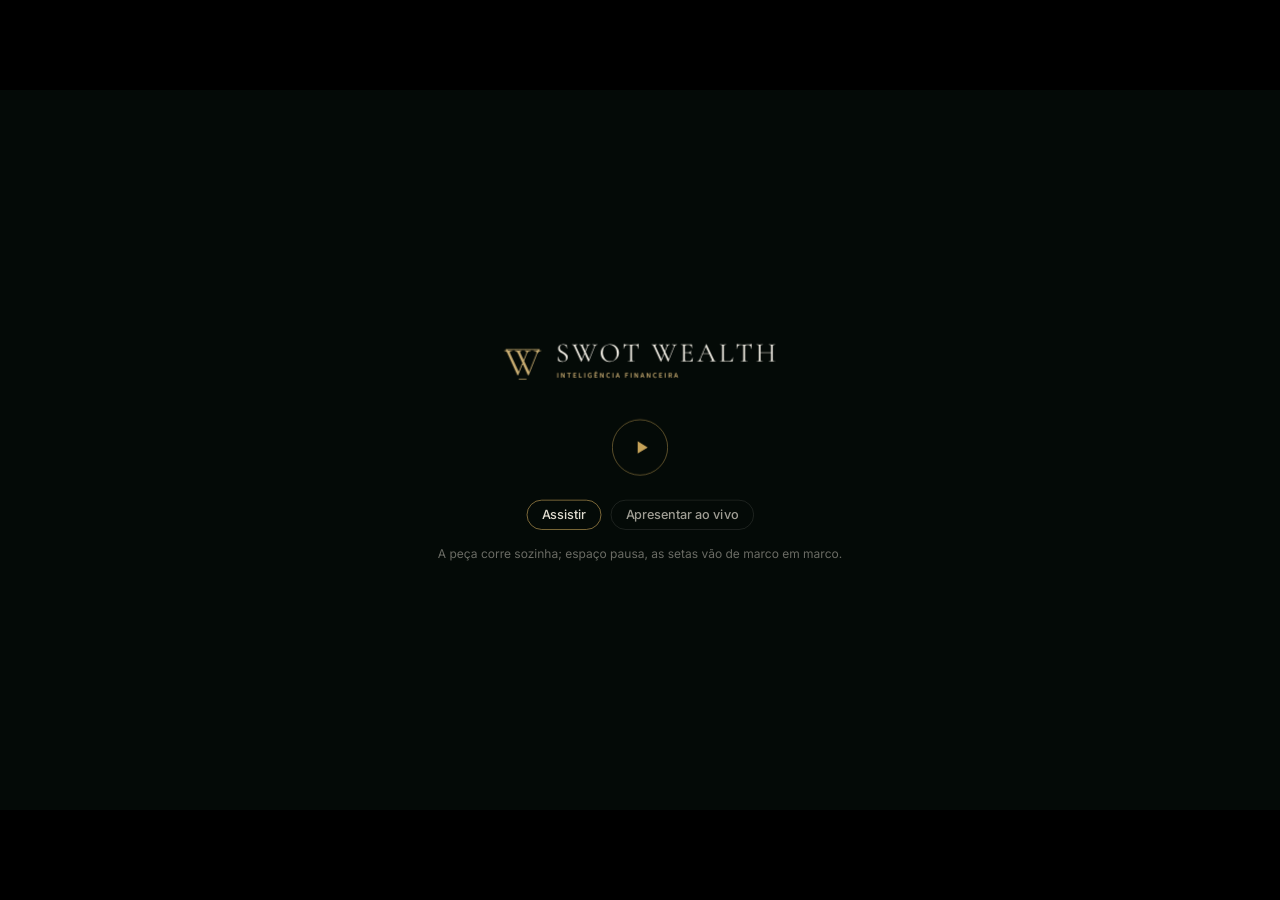
<file: index.html>
<!doctype html>
<html lang="pt-BR">
<head>
<meta charset="utf-8">
<meta name="robots" content="noindex,nofollow">
<title>SWOT WEALTH · Inteligência financeira</title>
<meta name="viewport" content="width=device-width,initial-scale=1">
<link rel="icon" href="midia/marca/monograma.svg">
<link rel="preload" as="image" href="midia/marca/logo_horizontal.svg">
<link rel="preload" as="image" href="midia/marca/logo_horizontal_claro.svg">
<link rel="preload" as="font" type="font/woff2" href="fontes/inter-var-latin.woff2" crossorigin>
<link rel="preload" as="font" type="font/woff2" href="fontes/inter-tight-var-latin.woff2" crossorigin>
<link rel="stylesheet" href="fontes/fontes.css?v=202610081530">
<link rel="stylesheet" href="estilo.css?v=202610081530">
<link rel="stylesheet" href="estilos/cenas-abertura.css?v=202610081530">
<link rel="stylesheet" href="estilos/cenas-lente.css?v=202610081530">
<link rel="stylesheet" href="estilos/cenas-fim.css?v=202610081530">
<link rel="stylesheet" href="estilos/cenas-entrega.css?v=202610081530">
<script type="importmap">{"imports":{"three":"./lib/three/three.module.js","three/addons/":"./lib/three/jsm/"}}</script>
</head>
<body>
<div id="moldura">
  <div id="palco">
    <canvas id="mundo" width="1920" height="1080"></canvas>
    <div id="cenas"></div>
    <div id="abas"></div>
    <div id="progresso"><i></i></div>
    <div id="controle">
      <button id="c-voltar" aria-label="Marco anterior"><svg viewBox="0 0 24 24"><path d="M7 5.5v13" stroke="#C8A45A" stroke-width="1.6" stroke-linecap="round" fill="none"/><path d="M18 6.2v11.6L9.4 12Z" fill="#C8A45A"/></svg></button>
      <button id="c-tocar" aria-label="Pausar"><svg class="i-pausa" viewBox="0 0 24 24"><rect x="7" y="5.5" width="3.2" height="13" rx="1" fill="#C8A45A"/><rect x="13.8" y="5.5" width="3.2" height="13" rx="1" fill="#C8A45A"/></svg><svg class="i-tocar" viewBox="0 0 24 24"><path d="M7.5 4.8 19 12 7.5 19.2Z" fill="#C8A45A"/></svg></button>
      <button id="c-avancar" aria-label="Próximo marco"><svg viewBox="0 0 24 24"><path d="M17 5.5v13" stroke="#C8A45A" stroke-width="1.6" stroke-linecap="round" fill="none"/><path d="M6 6.2v11.6L14.6 12Z" fill="#C8A45A"/></svg></button>
    </div>
    <div id="dica">espaço pausa e continua · ← → vão de marco em marco · 1, 2, 3 abrem as lentes do Top 3 · M abre o material · A troca o modo</div>
    <div id="carregando"><img src="midia/marca/logo_horizontal_claro.svg" alt="SWOT WEALTH"><i></i></div>
    <div id="inicio"><img src="midia/marca/logo_horizontal_claro.svg" alt="SWOT WEALTH"><button aria-label="Iniciar"><svg viewBox="0 0 24 24"><path d="M6 3.5 20 12 6 20.5Z" fill="#C8A45A"/></svg></button></div>
  </div>
</div>
<div id="material">
  <div class="caixa">
    <img src="midia/marca/logo_horizontal.svg" alt="SWOT WEALTH" class="logo">
    <h2>Material do projeto</h2>
    <p id="material-sub">Documento do projeto, checklist de insumos e tabelas, para envio ao cliente.</p>
    <a id="m-doc" href="#" target="_blank">Documento do projeto <span>abre para imprimir ou salvar em PDF</span></a>
    <a id="m-check" href="#" download>Checklist de insumos preenchido <span>arquivo CSV</span></a>
    <a id="m-tab" href="#" download>Tabelas do diagnóstico e do entregável <span>arquivo CSV</span></a>
    <a id="m-base" href="#" download>Base de dados publicada <span>arquivo JSON, com a origem de cada dado</span></a>
    <button class="fechar" id="m-fechar">fechar (M ou Esc)</button>
  </div>
</div>
<script src="lib/gsap.min.js"></script>
<script type="module" src="js/app.js?v=202610081530"></script>
</body>
</html>
</file>
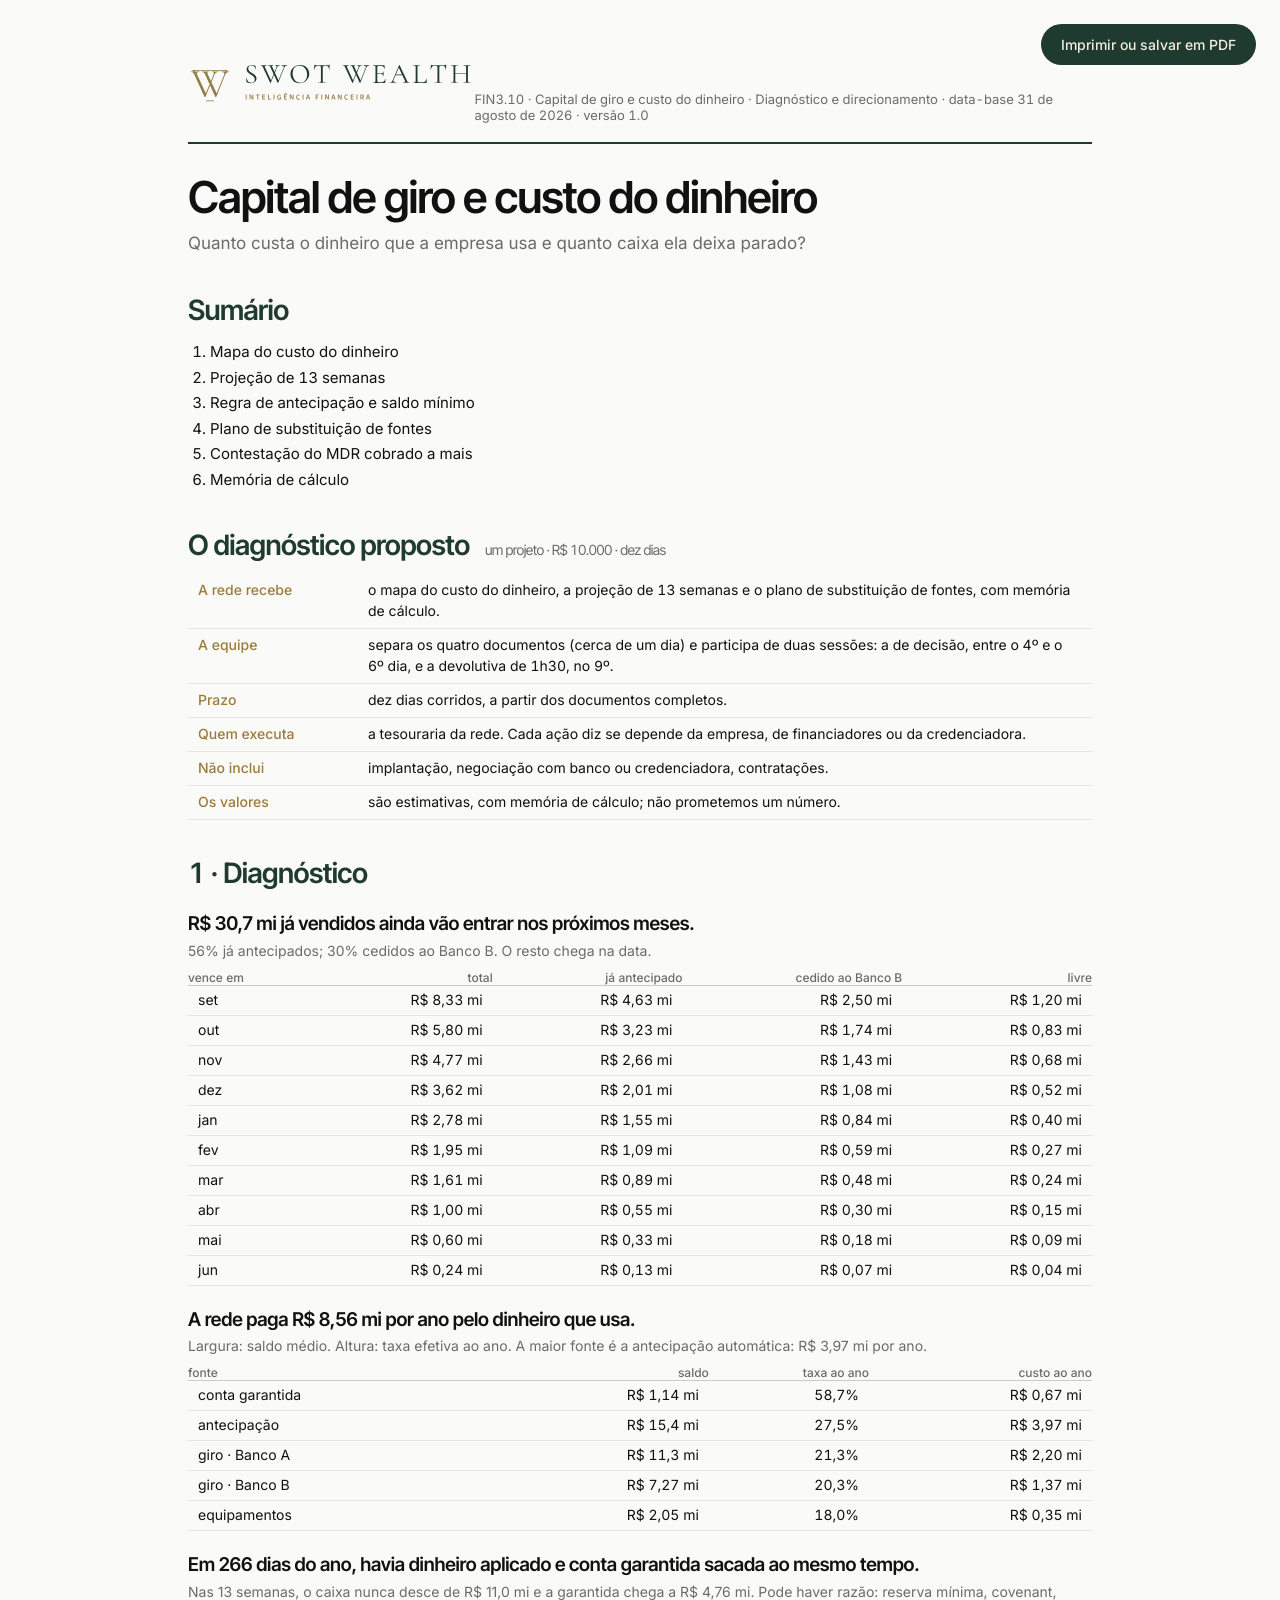
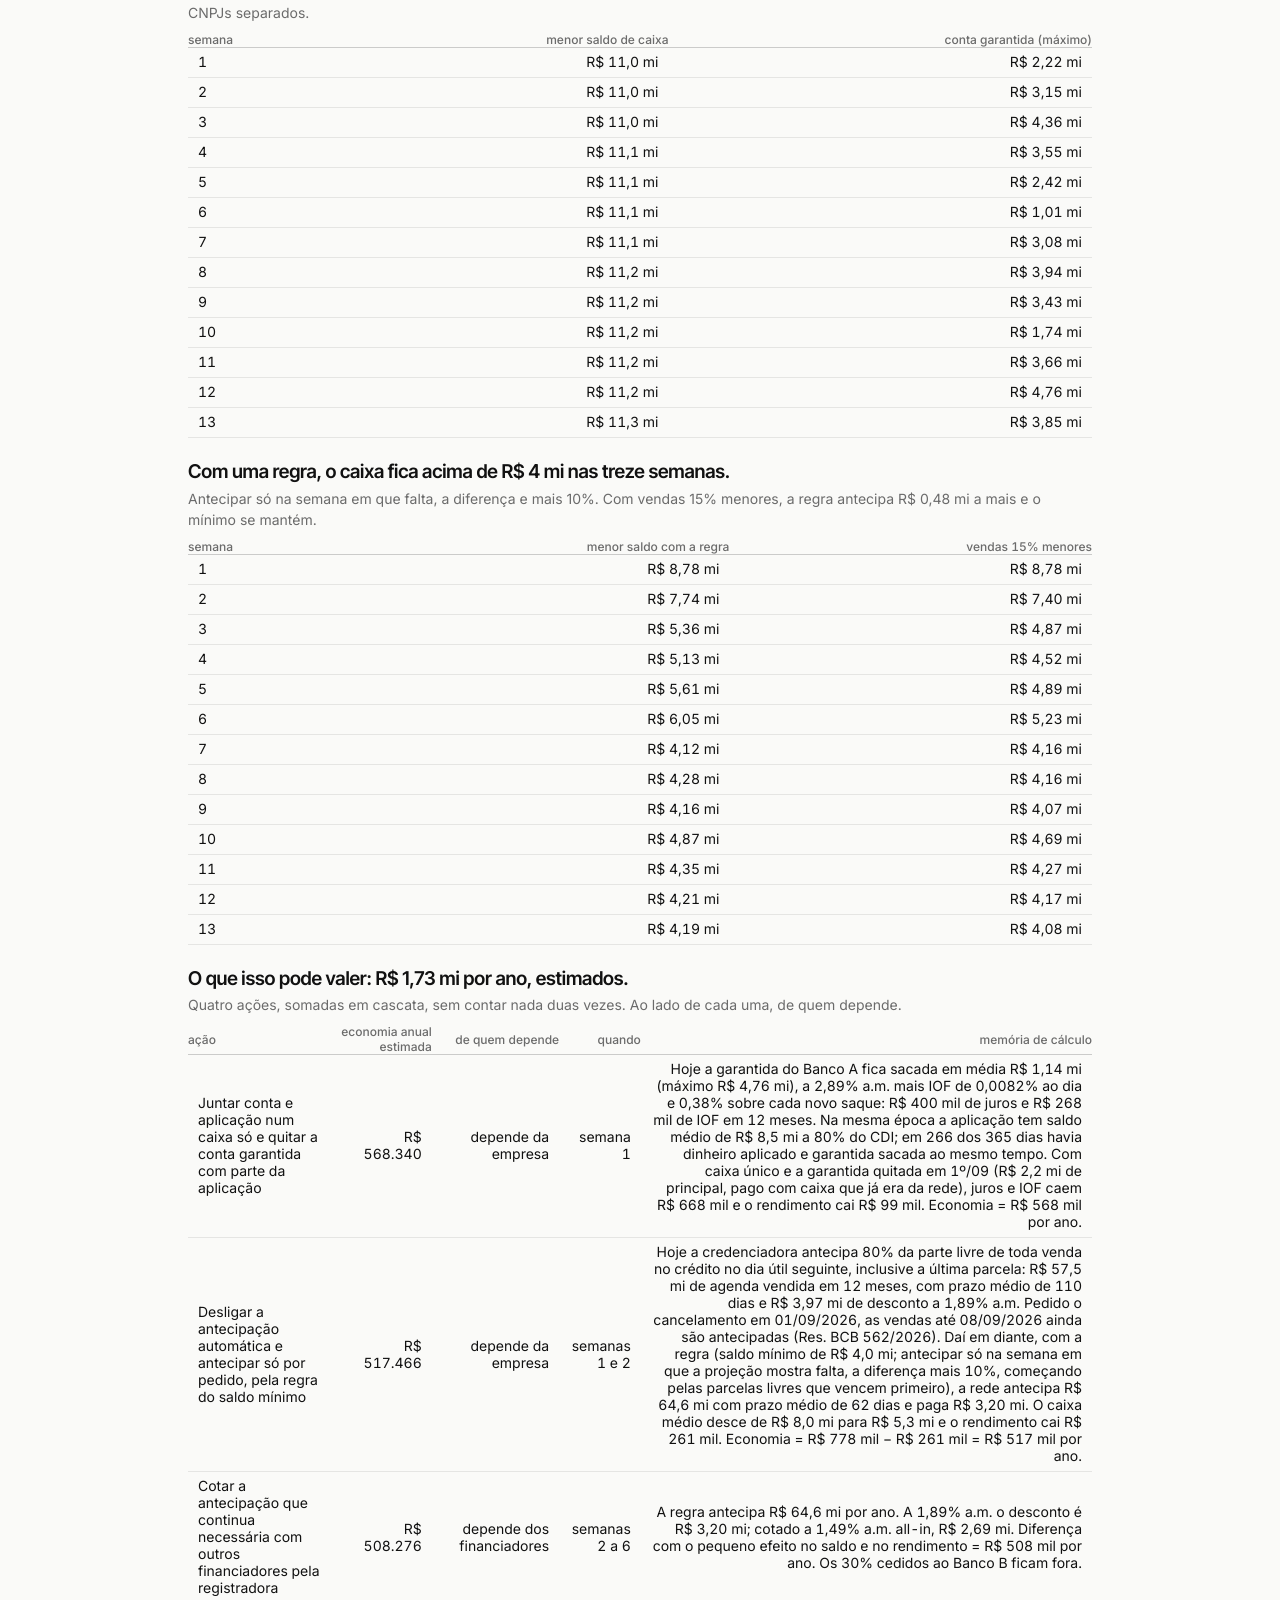
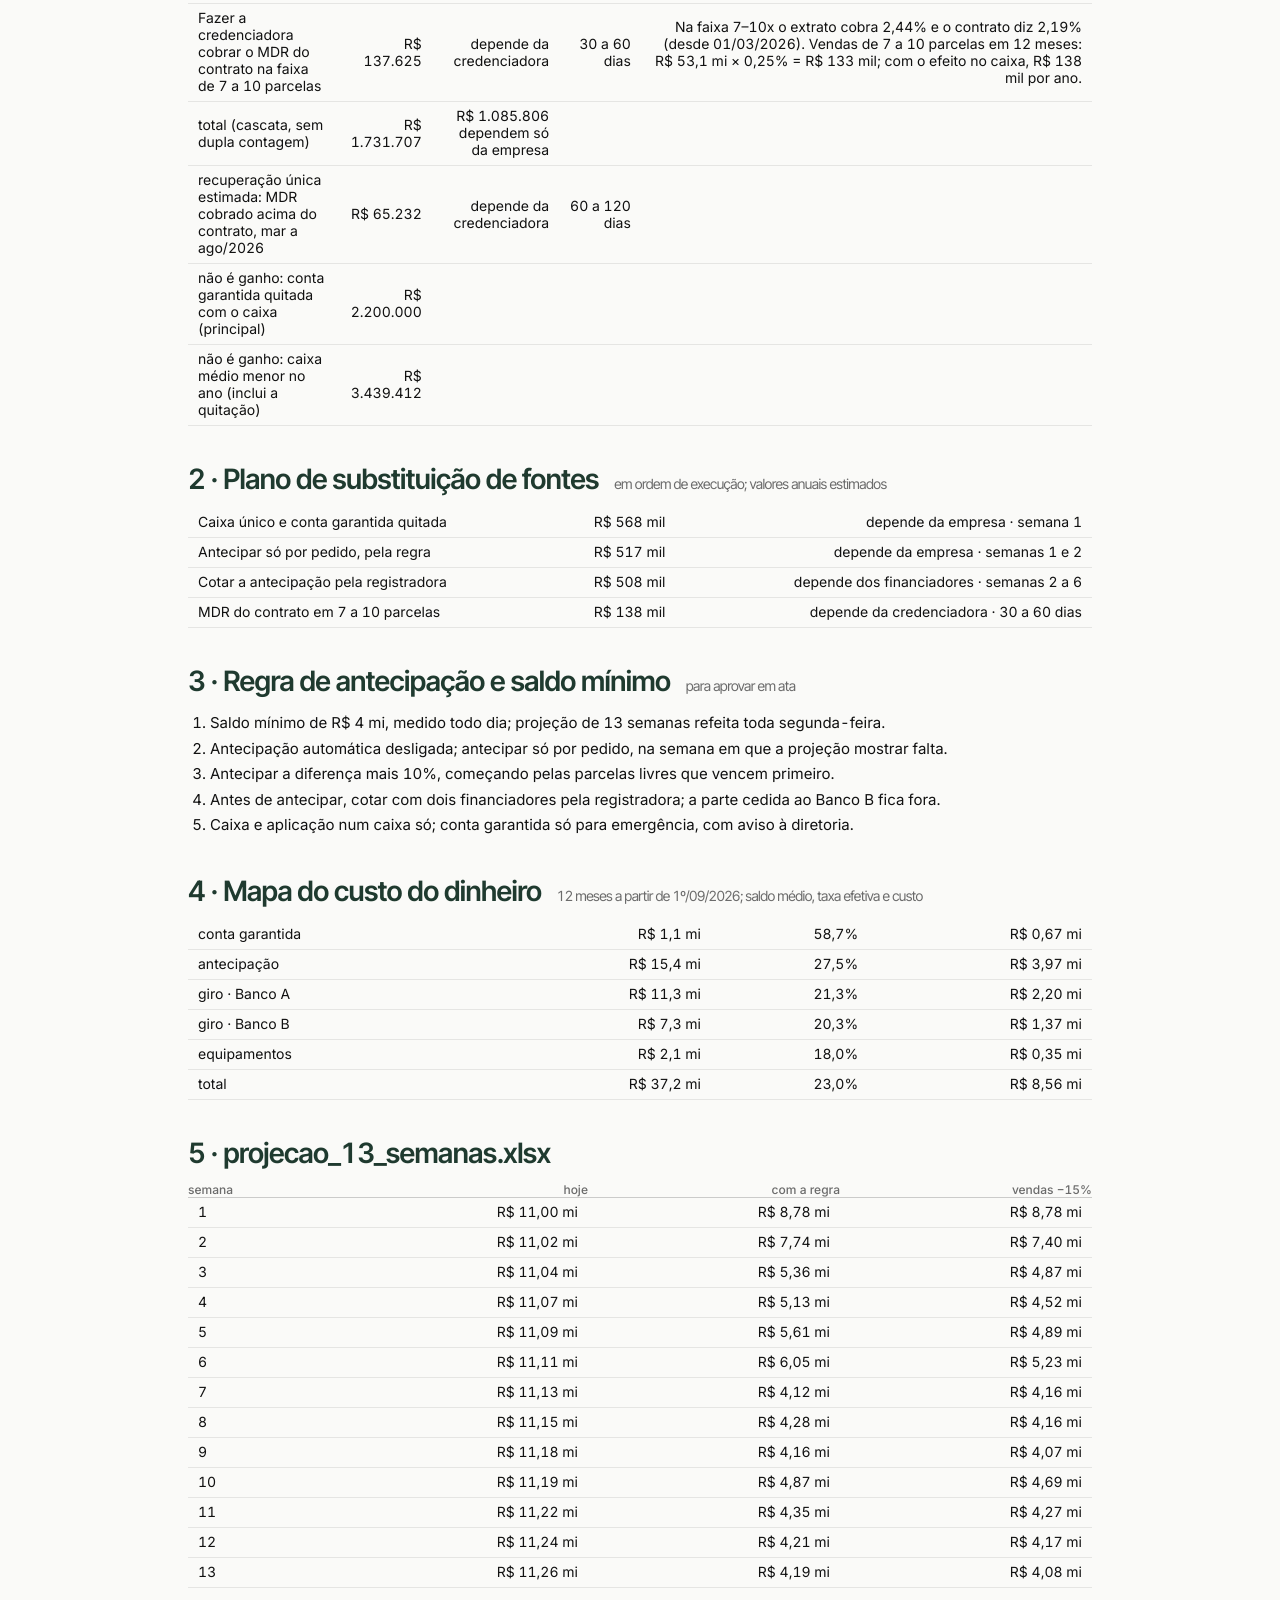
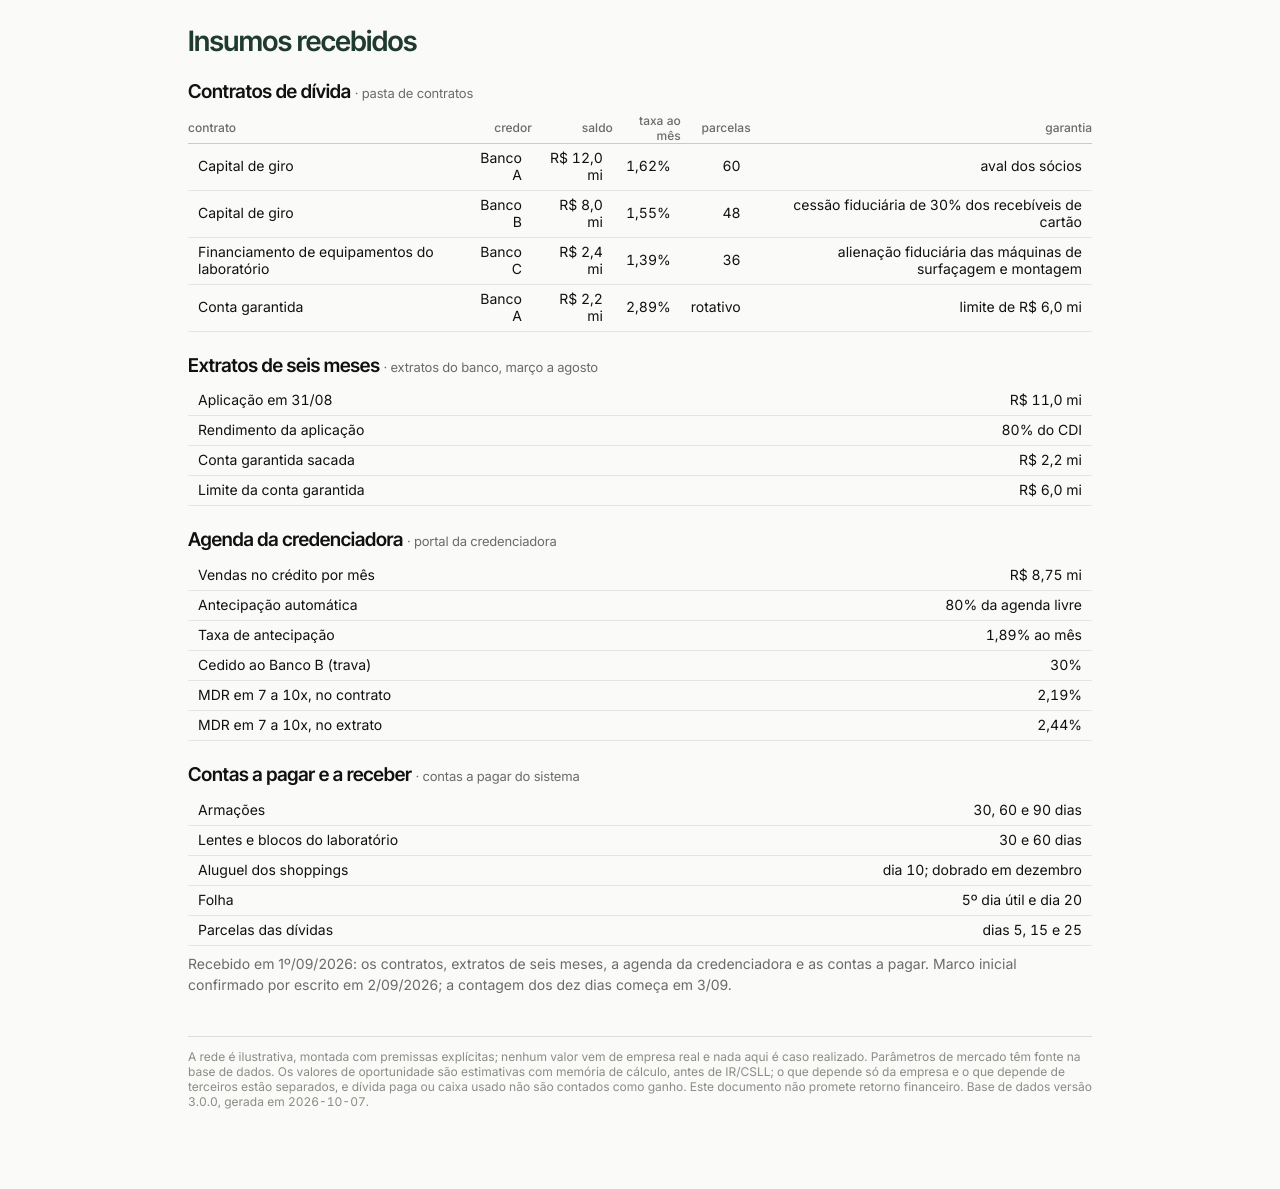
<file: material.html>
<!doctype html>
<html lang="pt-BR">
<head>
<meta charset="utf-8">
<meta name="robots" content="noindex,nofollow">
<title>SWOT WEALTH · material do projeto</title>
<link rel="icon" href="midia/marca/monograma.svg">
<link rel="stylesheet" href="fontes/fontes.css?v=202610081530">
<link rel="stylesheet" href="estilo.css?v=202610081530">
<style>
:root{--sf:var(--disp);--sf-texto:var(--texto);--cinza-2:#8a8d86;--linha:rgba(17,17,17,.12)}
html,body{overflow:auto;background:var(--papel);color:var(--grafite);height:auto}
#campo,#moldura{display:none}
.doc{position:static;inset:auto;overflow:visible;max-width:1000px;margin:0 auto;padding:60px 48px 80px;font-family:var(--sf-texto)}
.doc header{border-bottom:2px solid var(--verde);padding-bottom:18px;margin-bottom:30px;display:flex;justify-content:space-between;align-items:baseline}
.doc header img{height:44px}
.doc header span{font-size:13px;color:var(--cinza)}
.doc h1{font:600 44px/1.08 var(--disp);letter-spacing:-.025em;margin-bottom:8px} .doc h1 small{display:block;font:400 17px/1.5 var(--texto);letter-spacing:0;color:var(--cinza);margin-top:10px} .doc h2 small,.doc p small{font-weight:400}
.doc h2{font-family:var(--sf);font-size:28px;font-weight:600;letter-spacing:-.02em;color:var(--verde);margin:36px 0 12px;page-break-after:avoid}
.doc h2 span{font-weight:400;font-size:14px;color:var(--cinza);margin-left:10px}
.doc section{page-break-inside:avoid}
.doc table{margin:8px 0} .doc td{font-size:14px;padding:6px 10px} .doc th{font-size:12px}
.doc .memo .lm span{max-width:none}
.doc .regua{height:190px}
.doc .grade{position:static;display:block} .doc .tile{margin-bottom:16px}
.doc .custo{grid-template-columns:repeat(2,1fr)} .doc .custo .num{font-size:24px}
.doc .funil .degrau .num{font-size:22px}
.doc .barra{width:var(--w)} .doc [data-w]{width:attr(data-w)}
.doc .proj i{height:var(--h)}
.doc .politica{list-style:none;font-size:14px;line-height:1.6}
.doc h3.qd{font:600 19px/1.3 var(--disp);letter-spacing:-.01em;margin:22px 0 4px}
.doc h3.qd span{font:400 13px var(--texto);color:var(--cinza)}
.doc p.qs{font:400 14px/1.5 var(--texto);color:var(--cinza);margin-bottom:8px}
.doc table.mini{width:100%;border-collapse:collapse}
.doc table.mini th{text-align:right;border-bottom:1px solid rgba(17,17,17,.2);color:var(--cinza);font-weight:500}
.doc table.mini th:first-child,.doc table.mini td.e{text-align:left}
.doc table.mini td{text-align:right;border-bottom:1px solid var(--fio)}
.doc ol.itens{padding-left:22px;font-size:15px;line-height:1.7}
.doc .proposta table.mini td{text-align:left;vertical-align:top;line-height:1.5}
.doc .proposta table.mini td.e{width:170px;color:var(--ouro-e);font-weight:500}
.doc .rodape-doc{margin-top:40px;font-size:12px;color:var(--cinza-2);border-top:1px solid var(--linha);padding-top:12px}
.acoes{position:fixed;right:24px;top:24px;display:flex;gap:8px}
.acoes button{font:500 14px var(--texto);background:var(--verde);color:var(--marfim);border:none;padding:12px 20px;border-radius:999px;cursor:pointer}
@media print{.acoes{display:none} .doc{padding:0} @page{margin:18mm}}
</style>
</head>
<body>
<div class="acoes"><button onclick="window.print()">Imprimir ou salvar em PDF</button></div>
<div class="doc" id="doc"></div>
<script type="module">
// Material do projeto (v2): documento imprimível e arquivos CSV, gerados do mesmo conteúdo da apresentação.
import * as motor from "./motor/motor.js?v=202610081530";
import { conteudo, FIM } from "./js/conteudo.js?v=202610081530";
import { F } from "./js/util.js?v=202610081530";
window.__motor = motor;
const p = new URLSearchParams(location.search);
const n = Number(p.get("projeto") || 3);
const base = await fetch("dados/base.json", { cache: "no-store" }).then((r) => r.json());
const calculado = await fetch("dados/calculado.json", { cache: "no-store" }).then((r) => (r.ok ? r.json() : null)).catch(() => null);
const R = motor.calcular(base, calculado);
const C = conteudo(base, R, n);
const E = C.entregavel;
const mi = (v) => `R$ ${F.n(v / 1e6, Math.abs(v) >= 10e6 ? 1 : 2)} mi`;          // duas casas abaixo de R$ 10 mi, como na tela
const semTag = (x) => String(x ?? "").replace(/<[^>]+>/g, " ").replace(/\s+/g, " ").trim();
// a proposta do diagnóstico, com o texto integral da ficha da oferta (js/conteudo/fim.js, oferta.integral). Só no
// FIN3.10: se os R$ 10 mil valem para as outras lentes é pergunta dos sócios.
const OI = n === 3 ? FIM(base, R).oferta.integral : null;

// Cada quadro do diagnóstico vira uma tabela com os mesmos números do gráfico.
function tabelaDoQuadro(qd) {
  if (qd.id === "ebitda") return { cab: ["documento", "base", "ajustes", "EBITDA de 12 meses"], linhas: qd.barras.map((b) => [b.rot, mi(b.base), b.partes.map((x) => `+ ${mi(x.v)} ${x.t}`).join("; ") || "—", mi(b.base + b.partes.reduce((s, x) => s + x.v, 0))]) };
  if (qd.id === "venda") return { cab: ["definição", "por loja, por mês", "o que conta"], linhas: [...qd.barras.map(([t, v, d]) => [t, `R$ ${F.n(v)} mil`, d]), ["desvio no orçamento, jan a ago", mi(qd.numero), "só da definição de venda"]] };
  if (qd.id === "agenda") return { cab: ["vence em", "total", "já antecipado", "cedido ao Banco B", "livre"], linhas: qd.meses.map((m) => [m.mes, mi(m.total), mi(m.antecipado), mi(m.cedido), mi(m.livre)]) };
  if (qd.id === "matriz") return { cab: ["indicador", ...qd.docs, "dono", "fonte"], linhas: qd.linhas.map((l) => [l.nome, ...l.usos.map((u) => (u === "d" ? "diverge" : u ? "igual" : "")), l.dono ? "sim" : "não", l.fonte ? "sim" : "não"]) };
  if (qd.id === "pessoas") return { cab: ["pessoa", ...qd.passos, "caminho inteiro"], linhas: qd.pessoas.map((x) => [x.cargo, ..."CBLAPQ".split("").map((id) => (x.acessos.includes(id) ? "●" : "")), x.caminho ? "sim" : ""]) };
  if (qd.id === "fluxo") return { cab: ["fluxo", "valor pago em 12 meses"], linhas: qd.partes.map(([t, v]) => [t, mi(v)]) };
  if (qd.id === "meses") return { cab: ["mês", "trocas", "confirmadas", "sem confirmação"], linhas: qd.meses.map((m, i) => [m, qd.total[i], qd.conf[i], qd.total[i] - qd.conf[i]]) };
  if (qd.id === "fontes") return { cab: ["fonte", "saldo", "taxa ao ano", "custo ao ano"], linhas: qd.fontes.map((x) => [x.rot, mi(x.saldo), F.pct(x.taxa), mi(x.custo)]) };
  if (qd.id === "hoje") return { cab: ["semana", "menor saldo de caixa", "conta garantida (máximo)"], linhas: qd.semanas.map((v, i) => [i + 1, mi(v), qd.garantida ? mi(qd.garantida[i]) : ""]) };
  if (qd.id === "depois") return { cab: ["semana", "menor saldo com a regra", qd.estresseRot || ""], linhas: qd.semanas.map((v, i) => [i + 1, mi(v), qd.estresse ? mi(qd.estresse[i]) : ""]) };
  if (qd.tiles) return { cab: ["valor", "o que é", "natureza"], linhas: qd.tiles.map((t) => [t.v, t.t, t.e]) };
  if (qd.acoes) return { cab: ["ação", "economia anual estimada", "de quem depende", "quando", "memória de cálculo"], linhas: [...qd.acoes.map((a) => [a.longo || a.t, F.brl(Math.round(a.v)), a.quem, a.prazo, a.memoria || ""]), ["total (cascata, sem dupla contagem)", F.brl(Math.round(qd.total)), `${F.brl(Math.round(qd.empresa))} dependem só da empresa`, "", ""], ...(qd.recuperacao ? [["recuperação única estimada: MDR cobrado acima do contrato, mar a ago/2026", F.brl(Math.round(qd.recuperacao)), "depende da credenciadora", "60 a 120 dias", ""], ["não é ganho: conta garantida quitada com o caixa (principal)", F.brl(Math.round(qd.divida)), "", "", ""], ["não é ganho: caixa médio menor no ano (inclui a quitação)", F.brl(Math.round(qd.caixaUsado)), "", "", ""]] : [])] };
  return { cab: [], linhas: [] };
}
const tabHTML = (t) => `<table class="mini"><thead><tr>${t.cab.map((h) => `<th>${h}</th>`).join("")}</tr></thead><tbody>${t.linhas.map((l) => `<tr>${l.map((v, i) => `<td class="${i ? "" : "e"}">${v}</td>`).join("")}</tr>`).join("")}</tbody></table>`;
function csv(linhas) { return "﻿" + linhas.map((l) => l.map((v) => `"${semTag(v).replace(/"/g, '""')}"`).join(";")).join(String.fromCharCode(13, 10)); }
function baixar(nome, texto) { const a = document.createElement("a"); a.href = URL.createObjectURL(new Blob([texto], { type: "text/csv;charset=utf-8" })); a.download = nome; a.click(); }

if (p.get("baixar") === "checklist") {
  const linhas = [["bloco", "campo", "valor", "origem"]];
  C.formulario.blocos.forEach((b) => {
    if (b.tabela) b.tabela.linhas.forEach((l) => linhas.push([b.titulo, l[0], l.slice(1).join(" | "), b.origem]));
    if (b.matriz) b.matriz.pessoas.forEach((x) => linhas.push([b.titulo, x.cargo, b.matriz.passos.filter((_, i) => x.acessos[i]).join(" | "), b.origem]));
    if (b.campos) b.campos.forEach((c) => linhas.push([b.titulo, c.l, c.v, b.origem]));
  });
  baixar(`checklist_projeto${n}.csv`, csv(linhas));
} else if (p.get("baixar") === "tabelas") {
  const linhas = [["Diagnóstico"]];
  C.quadros.forEach((qd) => { const t = tabelaDoQuadro(qd); linhas.push([], [qd.titulo], t.cab, ...t.linhas); });
  linhas.push([], ["Planilha do entregável"], E.planilha.cab, ...E.planilha.linhas);
  baixar(`tabelas_projeto${n}.csv`, csv(linhas));
}

document.getElementById("doc").innerHTML = `
<header><img src="midia/marca/logo_horizontal.svg" alt="SWOT WEALTH"><span>${C.proj.codigo} · ${C.proj.nome} · ${E.capa.sub}</span></header>
<h1>${C.proj.nome}<small>${C.proj.pergunta}</small></h1>
<section><h2>Sumário</h2><ol style="padding-left:22px;line-height:1.7;font-size:15px">${E.capa.indice.map((i) => `<li>${i}</li>`).join("")}</ol></section>
${OI ? `<section class="proposta"><h2>${OI.titulo} <span>${OI.resumo}</span></h2>${tabHTML({ cab: [], linhas: OI.linhas })}</section>` : ""}
<section><h2>1 · Diagnóstico</h2>${C.quadros.map((qd) => `<h3 class="qd">${qd.titulo}</h3><p class="qs">${qd.sub}</p>${tabHTML(tabelaDoQuadro(qd))}`).join("")}</section>
${E.folhas.map((fo, i) => `<section><h2>${i + 2} · ${fo.titulo} <span>${fo.sub}</span></h2>${fo.itens ? `<ol class="itens">${fo.itens.map((x) => `<li>${x}</li>`).join("")}</ol>` : tabHTML({ cab: [], linhas: fo.linhas })}</section>`).join("")}
<section><h2>${E.folhas.length + 2} · ${E.planilha.titulo}</h2>${tabHTML({ cab: E.planilha.cab, linhas: E.planilha.linhas })}</section>
<section><h2>Insumos recebidos</h2>${C.formulario.blocos.map((b) => `<h3 class="qd">${b.titulo} <span>· ${b.origem}</span></h3>${b.tabela ? tabHTML(b.tabela) : b.matriz ? tabHTML({ cab: ["pessoa", ...b.matriz.passos], linhas: b.matriz.pessoas.map((x) => [x.cargo, ...x.acessos.map((a) => (a ? "●" : ""))]) }) : tabHTML({ cab: [], linhas: b.campos.map((c) => [c.l, c.v]) })}`).join("")}<p class="qs">${C.formulario.selo}</p></section>
<div class="rodape-doc">A rede é ilustrativa, montada com premissas explícitas; nenhum valor vem de empresa real e nada aqui é caso realizado. Parâmetros de mercado têm fonte na base de dados. Os valores de oportunidade são estimativas com memória de cálculo, antes de IR/CSLL; o que depende só da empresa e o que depende de terceiros estão separados, e dívida paga ou caixa usado não são contados como ganho. Este documento não promete retorno financeiro. Base de dados versão ${base.versao}, gerada em ${base.gerado_em}.</div>`;
</script>
</body>
</html>
</file>
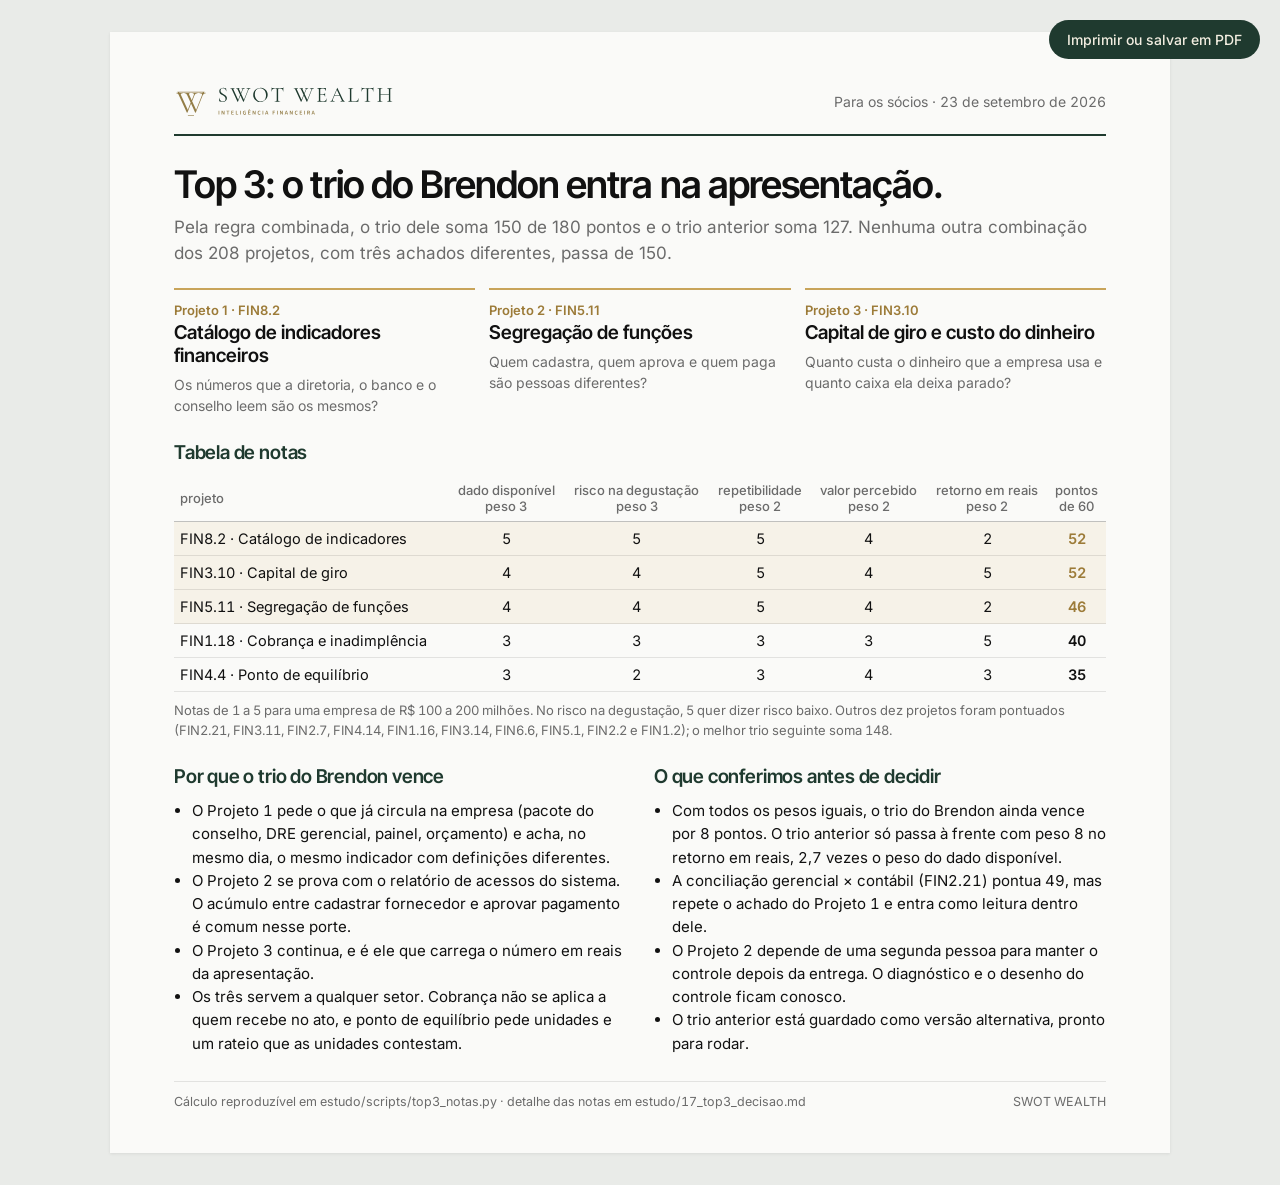
<file: top3.html>
<!doctype html>
<html lang="pt-BR">
<head>
<meta charset="utf-8">
<title>SWOT WEALTH · Top 3, a decisão</title>
<meta name="viewport" content="width=device-width,initial-scale=1">
<meta name="robots" content="noindex,nofollow">
<link rel="icon" href="midia/marca/monograma.svg">
<link rel="stylesheet" href="fontes/fontes.css?v=202610081530">
<style>
:root{--verde:#1F3A2F;--ouro:#9C7B38;--ouro-c:#C8A45A;--papel:#FAFAF8;--grafite:#111;--cinza:#6B6B6B;--fio:rgba(17,17,17,.1);--disp:'Inter Tight','Inter',system-ui,sans-serif;--texto:'Inter',system-ui,sans-serif}
*{box-sizing:border-box;margin:0;padding:0}
html{background:#e9ebe8}
body{font-family:var(--texto);color:var(--grafite);-webkit-font-smoothing:antialiased;font-feature-settings:"tnum" 1}
.folha{max-width:1060px;margin:32px auto;background:var(--papel);padding:52px 64px 44px;box-shadow:0 1px 3px rgba(0,0,0,.08)}
header{display:flex;justify-content:space-between;align-items:center;border-bottom:2px solid var(--verde);padding-bottom:16px;margin-bottom:28px}
header img{height:34px}
header span{font-size:14px;color:var(--cinza)}
h1{font:600 38px/1.08 var(--disp);letter-spacing:-.025em}
h1 small{display:block;font:400 17px/1.5 var(--texto);letter-spacing:0;color:var(--cinza);margin-top:10px}
h2{font:600 19px/1.2 var(--disp);letter-spacing:-.01em;color:var(--verde);margin:26px 0 10px}
p,li{font-size:15px;line-height:1.55}
.veredito{display:grid;grid-template-columns:repeat(3,1fr);gap:14px;margin-top:22px}
.veredito div{border-top:2px solid var(--ouro-c);padding-top:12px}
.veredito b{display:block;font:600 13px var(--texto);color:var(--ouro)}
.veredito strong{display:block;font:600 19px/1.2 var(--disp);margin:4px 0 6px}
.veredito span{font-size:14px;color:var(--cinza);line-height:1.45}
table{width:100%;border-collapse:collapse;font-size:14.5px}
th{font:500 13px var(--texto);color:var(--cinza);text-align:center;padding:7px 6px;border-bottom:1px solid rgba(17,17,17,.25)}
th:first-child,td:first-child{text-align:left}
td{padding:8px 6px;text-align:center;border-bottom:1px solid var(--fio)}
td.t{font-weight:600}
tr.vence td{background:rgba(200,164,90,.10)}
tr.vence td.t{color:var(--ouro)}
tr.sep td{border-top:1px solid rgba(17,17,17,.25)}
.notas{font-size:13px;color:var(--cinza);margin-top:8px}
.duas{display:grid;grid-template-columns:1fr 1fr;gap:28px}
ul{padding-left:18px}
footer{margin-top:26px;padding-top:12px;border-top:1px solid var(--fio);font-size:12.5px;color:var(--cinza);display:flex;justify-content:space-between;gap:20px}
.acoes{position:fixed;right:20px;top:20px}
.acoes button{font:500 14px var(--texto);background:var(--verde);color:#F3EEE1;border:none;padding:11px 18px;border-radius:999px;cursor:pointer}
@media print{html{background:none}.folha{margin:0;box-shadow:none;padding:0}.acoes{display:none}@page{size:A4;margin:14mm}}
@media (max-width:760px){.folha{padding:28px 20px;margin:0}.veredito,.duas{grid-template-columns:1fr}table{font-size:12.5px}th,td{padding:6px 3px}}
</style>
</head>
<body>
<div class="acoes"><button onclick="window.print()">Imprimir ou salvar em PDF</button></div>
<div class="folha">
<header><img src="midia/marca/logo_horizontal.svg" alt="SWOT WEALTH"><span>Para os sócios · 23 de setembro de 2026</span></header>
<h1>Top 3: o trio do Brendon entra na apresentação.<small>Pela regra combinada, o trio dele soma 150 de 180 pontos e o trio anterior soma 127. Nenhuma outra combinação dos 208 projetos, com três achados diferentes, passa de 150.</small></h1>

<div class="veredito">
  <div><b>Projeto 1 · FIN8.2</b><strong>Catálogo de indicadores financeiros</strong><span>Os números que a diretoria, o banco e o conselho leem são os mesmos?</span></div>
  <div><b>Projeto 2 · FIN5.11</b><strong>Segregação de funções</strong><span>Quem cadastra, quem aprova e quem paga são pessoas diferentes?</span></div>
  <div><b>Projeto 3 · FIN3.10</b><strong>Capital de giro e custo do dinheiro</strong><span>Quanto custa o dinheiro que a empresa usa e quanto caixa ela deixa parado?</span></div>
</div>

<h2>Tabela de notas</h2>
<table>
<thead><tr><th>projeto</th><th>dado disponível<br>peso 3</th><th>risco na degustação<br>peso 3</th><th>repetibilidade<br>peso 2</th><th>valor percebido<br>peso 2</th><th>retorno em reais<br>peso 2</th><th>pontos<br>de 60</th></tr></thead>
<tbody>
<tr class="vence"><td>FIN8.2 · Catálogo de indicadores</td><td>5</td><td>5</td><td>5</td><td>4</td><td>2</td><td class="t">52</td></tr>
<tr class="vence"><td>FIN3.10 · Capital de giro</td><td>4</td><td>4</td><td>5</td><td>4</td><td>5</td><td class="t">52</td></tr>
<tr class="vence"><td>FIN5.11 · Segregação de funções</td><td>4</td><td>4</td><td>5</td><td>4</td><td>2</td><td class="t">46</td></tr>
<tr class="sep"><td>FIN1.18 · Cobrança e inadimplência</td><td>3</td><td>3</td><td>3</td><td>3</td><td>5</td><td class="t">40</td></tr>
<tr><td>FIN4.4 · Ponto de equilíbrio</td><td>3</td><td>2</td><td>3</td><td>4</td><td>3</td><td class="t">35</td></tr>
</tbody>
</table>
<p class="notas">Notas de 1 a 5 para uma empresa de R$ 100 a 200 milhões. No risco na degustação, 5 quer dizer risco baixo. Outros dez projetos foram pontuados (FIN2.21, FIN3.11, FIN2.7, FIN4.14, FIN1.16, FIN3.14, FIN6.6, FIN5.1, FIN2.2 e FIN1.2); o melhor trio seguinte soma 148.</p>

<div class="duas">
<div>
<h2>Por que o trio do Brendon vence</h2>
<ul>
<li>O Projeto 1 pede o que já circula na empresa (pacote do conselho, DRE gerencial, painel, orçamento) e acha, no mesmo dia, o mesmo indicador com definições diferentes.</li>
<li>O Projeto 2 se prova com o relatório de acessos do sistema. O acúmulo entre cadastrar fornecedor e aprovar pagamento é comum nesse porte.</li>
<li>O Projeto 3 continua, e é ele que carrega o número em reais da apresentação.</li>
<li>Os três servem a qualquer setor. Cobrança não se aplica a quem recebe no ato, e ponto de equilíbrio pede unidades e um rateio que as unidades contestam.</li>
</ul>
</div>
<div>
<h2>O que conferimos antes de decidir</h2>
<ul>
<li>Com todos os pesos iguais, o trio do Brendon ainda vence por 8 pontos. O trio anterior só passa à frente com peso 8 no retorno em reais, 2,7 vezes o peso do dado disponível.</li>
<li>A conciliação gerencial × contábil (FIN2.21) pontua 49, mas repete o achado do Projeto 1 e entra como leitura dentro dele.</li>
<li>O Projeto 2 depende de uma segunda pessoa para manter o controle depois da entrega. O diagnóstico e o desenho do controle ficam conosco.</li>
<li>O trio anterior está guardado como versão alternativa, pronto para rodar.</li>
</ul>
</div>
</div>

<footer><span>Cálculo reproduzível em estudo/scripts/top3_notas.py · detalhe das notas em estudo/17_top3_decisao.md</span><span>SWOT WEALTH</span></footer>
</div>
</body>
</html>
</file>
<file: fontes/fontes.css>
/* Inter e Inter Tight (Rasmus Andersson, SIL Open Font License 1.1), variáveis, peso 100 a 900 */
@font-face{font-family:'Inter';font-style:normal;font-weight:100 900;font-display:block;src:url('inter-var-latin.woff2') format('woff2');unicode-range:U+0000-00FF,U+0131,U+0152-0153,U+02BB-02BC,U+02C6,U+02DA,U+02DC,U+0304,U+0308,U+0329,U+2000-206F,U+20AC,U+2122,U+2191,U+2193,U+2212,U+2215,U+FEFF,U+FFFD;}
@font-face{font-family:'Inter';font-style:normal;font-weight:100 900;font-display:block;src:url('inter-var-latin-ext.woff2') format('woff2');unicode-range:U+0100-02BA,U+02BD-02C5,U+02C7-02CC,U+02CE-02D7,U+02DD-02FF,U+0304,U+0308,U+0329,U+1D00-1DBF,U+1E00-1E9F,U+1EF2-1EFF,U+2020,U+20A0-20AB,U+20AD-20C0,U+2113,U+2C60-2C7F,U+A720-A7FF;}
@font-face{font-family:'Inter Tight';font-style:normal;font-weight:100 900;font-display:block;src:url('inter-tight-var-latin.woff2') format('woff2');unicode-range:U+0000-00FF,U+0131,U+0152-0153,U+02BB-02BC,U+02C6,U+02DA,U+02DC,U+0304,U+0308,U+0329,U+2000-206F,U+20AC,U+2122,U+2191,U+2193,U+2212,U+2215,U+FEFF,U+FFFD;}
@font-face{font-family:'Inter Tight';font-style:normal;font-weight:100 900;font-display:block;src:url('inter-tight-var-latin-ext.woff2') format('woff2');unicode-range:U+0100-02BA,U+02BD-02C5,U+02C7-02CC,U+02CE-02D7,U+02DD-02FF,U+0304,U+0308,U+0329,U+1D00-1DBF,U+1E00-1E9F,U+1EF2-1EFF,U+2020,U+20A0-20AB,U+20AD-20C0,U+2113,U+2C60-2C7F,U+A720-A7FF;}
</file>
<file: estilo.css>
/* SWOT WEALTH · sistema visual da apresentação (v2)
   Noite #040A07 · Verde #1F3A2F · Ouro #C8A45A (sobre escuro) · Ouro escuro #9C7B38 (sobre branco)
   Marfim #F3EEE1 · Papel #FAFAF8 · Grafite #111 · Cinza #6B6B6B · Risco #9A3B2E
   Títulos: Inter Tight 600 (−2%) · Texto e números: Inter 400/500, algarismos tabulares.
   Sem caixa-alta em rótulos; hierarquia por tamanho, peso e cor. Nada abaixo de 18 px. */
:root{
  --noite:#040A07; --verde:#1F3A2F; --verde-c:#2E5A48; --ouro:#C8A45A; --ouro-e:#9C7B38; --marfim:#F3EEE1;
  --papel:#FAFAF8; --grafite:#111; --cinza:#6B6B6B; --fio:rgba(17,17,17,.09); --risco:#9A3B2E;
  --m2:rgba(243,238,225,.70); --m3:rgba(243,238,225,.56);
  --disp:'Inter Tight','Inter',system-ui,sans-serif; --texto:'Inter',system-ui,sans-serif;
}
*{box-sizing:border-box;margin:0;padding:0}
html,body{width:100%;height:100%;background:#000;overflow:hidden}
body{font-family:var(--texto);color:var(--marfim);-webkit-font-smoothing:antialiased;text-rendering:geometricPrecision;font-feature-settings:"tnum" 1,"cv11" 1}
#moldura{position:fixed;inset:0;display:flex;align-items:center;justify-content:center}
#palco{position:absolute;left:50%;top:50%;width:1920px;height:1080px;margin:-540px 0 0 -960px;transform-origin:50% 50%;overflow:hidden;background:var(--noite)}
#mundo{position:absolute;left:0;top:0;width:1920px;height:1080px;display:block}
#cenas{position:absolute;inset:0}
.cena{position:absolute;inset:0;pointer-events:none}
.cena [data-escolha]{pointer-events:auto;cursor:pointer}

/* ---------- HUD */
#progresso{position:absolute;left:0;right:0;bottom:0;height:2px;background:rgba(200,164,90,.14);z-index:20}
#progresso i{display:block;height:100%;width:0;background:var(--ouro)}
#abas{position:absolute;right:40px;bottom:22px;display:flex;gap:8px;opacity:0;z-index:20}
#abas button{font:500 18px/1 var(--texto);color:var(--m2);background:rgba(4,10,7,.9);border:1px solid rgba(243,238,225,.16);padding:10px 16px;border-radius:999px;cursor:pointer}
#abas button b{color:var(--ouro);margin-right:8px;font-weight:600}
#abas button.atual{color:var(--marfim);border-color:rgba(200,164,90,.7)}
#dica{position:absolute;left:218px;bottom:36px;font:400 18px/1 var(--texto);color:var(--m2);opacity:0;z-index:20;white-space:nowrap}
/* controle do apresentador: voltar ao marco, pausa e play, avançar ao marco */
#controle{position:absolute;left:40px;bottom:20px;display:flex;align-items:center;gap:10px;z-index:20;opacity:.42;transition:opacity .5s}
#controle.ativo,#controle:hover,body.pausa #controle{opacity:1}
#controle button{width:44px;height:44px;border-radius:50%;border:1px solid rgba(200,164,90,.45);background:rgba(4,10,7,.6);cursor:pointer;display:flex;align-items:center;justify-content:center;padding:0;transition:border-color .3s,background .3s}
#controle button:hover{border-color:var(--ouro);background:rgba(4,10,7,.85)}
#controle button svg{width:18px;height:18px;display:block}
#controle #c-tocar{width:54px;height:54px}
#controle #c-tocar svg{width:22px;height:22px}
#controle .i-tocar{display:none;margin-left:3px}
body.pausa #controle .i-tocar{display:block}
body.pausa #controle .i-pausa{display:none}
body.pausa #controle #c-tocar{border-color:var(--ouro)}
#carregando,#inicio{position:absolute;inset:0;background:var(--noite);display:flex;flex-direction:column;align-items:center;justify-content:center;gap:56px;z-index:50}
#carregando img,#inicio img{height:64px}
#carregando i{display:block;width:140px;height:1px;background:rgba(200,164,90,.25);position:relative;overflow:hidden}
#carregando i:after{content:"";position:absolute;inset:0;background:var(--ouro);transform-origin:0 50%;animation:carrega 1.6s cubic-bezier(.6,0,.2,1) infinite}
@keyframes carrega{0%{transform:scaleX(0)}60%{transform:scaleX(1);opacity:1}100%{transform:scaleX(1);opacity:0}}
#inicio{display:none;cursor:pointer}
#inicio.visivel{display:flex}
#inicio button{width:84px;height:84px;border-radius:50%;border:1px solid rgba(200,164,90,.7);background:none;cursor:pointer;display:flex;align-items:center;justify-content:center;transition:border-color .3s,transform .3s}
#inicio button:hover{border-color:var(--ouro);transform:scale(1.04)}
#inicio button svg{width:26px;height:26px;margin-left:5px}

/* ---------- tipografia sobre o escuro */
.t-display{font:600 84px/1.0 var(--disp);letter-spacing:-.028em;color:var(--marfim)}
.t-titulo{font:600 58px/1.07 var(--disp);letter-spacing:-.024em;color:var(--marfim)}
.t-lead{font:400 25px/1.45 var(--texto);letter-spacing:-.005em;color:var(--m2)}
.t-leg{font:400 19px/1.5 var(--texto);color:var(--m3)}
.rotulo{font:500 19px/1.3 var(--texto);color:var(--ouro)}
.num{font-family:var(--disp);font-weight:600;letter-spacing:-.03em;font-variant-numeric:tabular-nums}
/* revelação por linha: cada linha sobe de dentro da própria máscara (js/cenas/comum.js: linhas, revelar) */
.l{display:block;overflow:hidden;padding:.08em 0 .14em;margin:-.08em 0 -.14em}
/* legenda de leitura [L]: só no modo assistir; no apresentar, quem diz é o apresentador */
body[data-modo="apresentar"] .so-assistir{display:none !important}
.l > span{display:block;will-change:transform}
/* modo apresentar: numa parada, o botão de seguir acende devagar (a peça espera o →) */
body.esperando #c-avancar{border-color:var(--ouro);background:rgba(200,164,90,.16);animation:espera 2.4s ease-in-out infinite}
body.esperando #controle{opacity:1}
@keyframes espera{0%,100%{box-shadow:0 0 0 0 rgba(200,164,90,0)}50%{box-shadow:0 0 0 7px rgba(200,164,90,.16)}}
#inicio .modos{display:flex;gap:14px;margin-top:-20px}
#inicio .modos button{width:auto;height:auto;border-radius:999px;padding:12px 22px;font:500 19px/1 var(--texto);color:var(--m2);background:none;border:1px solid rgba(243,238,225,.18);cursor:pointer;transition:border-color .3s,color .3s}
#inicio .modos button:hover,#inicio .modos button.sel{color:var(--marfim);border-color:var(--ouro)}
#inicio .modos button svg{display:none}
#inicio .nota-modo{margin-top:-34px;font:400 18px/1.4 var(--texto);color:var(--m3);text-align:center;max-width:720px}
.ouro{color:var(--ouro)}

/* textos que entram e saem com movimento ficam em camada própria: a animação vira só composição, sem redesenhar o texto */
.cena .topo,.cena .quadro,.cena .qtit,.cena .leg,.cena .fatos > div,.cena .faixa > div,.cena .amostra,.cena .areas,.cena .rod,.cena .dias,.cena .socios,
.cena .ficha > div,.cena .amb,.cena .bloco-r,.cena .leg-peca > div,.cena .dica-escolha,.cena .cabd,.cena h1,.cena .t-lead{will-change:transform,opacity}
/* âncoras: a posição vem do 3D; o miolo recebe as animações */
.anc{position:absolute;left:0;top:0;will-change:transform}
.anc .miolo{position:absolute;left:0;top:0;white-space:nowrap}
/* apoio: todo rótulo preso ao 3D leva um halo escuro, para ler igual sobre o mostrador, o aro ou o vidro */
.anc .miolo,.c-analise .no .miolo{text-shadow:0 0 2px rgba(3,8,6,.95),0 0 7px rgba(3,8,6,.85),0 0 16px rgba(3,8,6,.6)}
/* cada rótulo em camada própria: entrar e sair vira só composição, sem redesenhar o texto e o halo */
.anc .miolo{will-change:transform,opacity}
.anc.dentro .miolo{text-shadow:none}
/* folhas coladas às lâminas (o transform vem da homografia) */
.folha3d{position:absolute;left:0;top:0;transform-origin:0 0;will-change:transform;backface-visibility:hidden;overflow:hidden}

/* ---------- rótulos dos gráficos (sempre diretos, ao lado do dado) */
.anc.c .miolo{transform:translate(-50%,-50%);text-align:center}
.anc.e .miolo{transform:translate(0,-50%);text-align:left}
.anc.d .miolo{transform:translate(-100%,-50%);text-align:right}
.anc.val .miolo b{display:block;font-size:44px;line-height:1;color:var(--marfim)}
.anc.val.peq .miolo b{font-size:26px}
.anc.val .miolo span{display:block;font:400 18px/1.3 var(--texto);color:var(--m2);margin-top:6px}
.anc.val.ouro .miolo b{color:var(--ouro)}
.anc.cat .miolo{font:500 19px/1.25 var(--texto);color:var(--m2)}
.anc.cat .miolo span{display:block;font:400 18px/1.3 var(--texto);color:var(--m3);margin-top:3px}
.anc.cat.ouro .miolo{color:var(--ouro)}
.anc.seg .miolo{transform:translate(0,-50%);font:600 20px/1.2 var(--disp);color:var(--ouro)}
.anc.seg .miolo span{font:400 18px var(--texto);color:var(--m2);margin-left:6px}
.anc.grande .miolo{transform:translate(0,-50%)}
.anc.segd .miolo{transform:translate(-100%,-50%);font:500 19px/1.2 var(--texto);color:var(--ouro)}
.anc.grande .miolo b{display:block;font-size:104px;line-height:1;color:var(--ouro)}
.anc.grande .miolo span{display:block;font:400 21px/1.4 var(--texto);color:var(--m2);margin-top:12px;white-space:normal;width:420px}
.anc.ind .miolo{transform:translate(-100%,-50%);font:400 18px/1 var(--texto);color:var(--m2);padding-right:6px}
.anc.ind.ouro .miolo{color:var(--ouro);font-weight:500}
.anc.col .miolo{transform-origin:0 100%;transform:translate(-4px,-14px) rotate(-38deg);font:500 18px/1 var(--texto);color:var(--m3)}
.anc.colh .miolo{transform:translate(-50%,0);text-align:center;white-space:nowrap;font:500 18px/1.15 var(--texto);color:var(--m3)}
.anc.leg .miolo{transform:translate(-100%,-50%);font:400 18px/1.8 var(--texto);color:var(--m2)}
.anc.leg i{display:inline-block;width:14px;height:14px;border-radius:3px;background:var(--marfim);opacity:.8;margin-right:10px;vertical-align:-1px}
.anc.leg i.o{background:var(--ouro)}
.anc.dentro .miolo{transform:translate(-50%,-50%);text-align:center;font:600 22px/1.1 var(--disp);color:#0c1712}
.anc.dentro .miolo span{display:block;font:600 18px var(--texto);color:#0c1712;margin-top:2px}
.anc.regua .miolo{height:40px;border-radius:10px;background:rgba(4,10,7,.88);border:1px solid rgba(243,238,225,.08)}
.anc.cand .miolo{transform:translate(0,-50%);width:330px;white-space:normal}
.anc.cand h5{font:500 18px var(--texto);color:var(--m2);margin-bottom:10px}
.anc.cand .miolo > div{display:grid;grid-template-columns:64px 1fr;gap:10px;align-items:baseline;padding:7px 0;border-top:1px solid rgba(243,238,225,.12);font:400 18px/1.3 var(--texto);color:var(--m3)}
.anc.cand .miolo > div b{font:600 24px var(--disp);color:var(--m2)}
.anc.cand .miolo > div.ok b,.anc.cand .miolo > div.ok span{color:var(--ouro)}
.anc.tile .miolo{width:500px;white-space:normal;text-align:left;transform:translate(-50%,-50%)}
.anc.tile b{display:block;font-size:64px;line-height:1;color:var(--marfim)}
.anc.tile.d b{color:var(--ouro)}
.anc.tile p{font:400 20px/1.35 var(--texto);color:var(--m2);margin-top:12px}
.anc.tile em{display:block;font:400 18px/1.3 var(--texto);font-style:normal;color:var(--m3);margin-top:10px}
.anc.acao .miolo{transform:translate(-100%,-50%);text-align:right;font:500 19px/1.25 var(--texto);color:var(--marfim)}
.anc.acao .miolo span{display:block;font:400 18px/1.3 var(--texto);color:var(--m3)}
.anc.total .miolo{transform:translate(0,-50%);font:400 22px var(--texto);color:var(--m2)}
.anc.total b{font-size:36px;color:var(--marfim)}
.anc.total b.ouro{color:var(--ouro)}
.anc.total.nota .miolo{font:400 19px/1.4 var(--texto);color:var(--m3);white-space:normal;width:980px}

/* ---------- 0 · abertura e fecho */
.c-abre .leg{position:absolute;left:0;right:0;top:880px;text-align:center}
.c-abre .leg .l1{font:500 34px/1.25 var(--disp);letter-spacing:-.015em;color:var(--marfim)}
.c-abre .leg .l2{margin-top:16px;font:400 20px/1 var(--texto);color:var(--m3)}

/* ---------- papel (formulário e peças do entregável) */
.papel{color:var(--grafite)}
.papel .cab{display:flex;justify-content:space-between;align-items:center}
.papel .cab img{height:28px}
.papel .cab span{font:400 18px/1 var(--texto);color:var(--cinza)}

/* ---------- 4 · formulário */
.form{padding:34px 54px 30px}
.form .cab{margin-bottom:22px}
.form .titulo{position:relative;margin-bottom:20px;padding-right:340px}
.form .titulo h1{font:600 46px/1.06 var(--disp);letter-spacing:-.025em}
.form .titulo p{font:400 20px/1.45 var(--texto);color:var(--cinza);margin-top:10px}
.form .prog{position:absolute;right:0;top:0;text-align:right}
.form .prog b{display:block;font:600 44px/1 var(--disp);letter-spacing:-.03em}
.form .prog > span{display:block;font:400 18px/1 var(--texto);color:var(--cinza);margin-top:8px}
.form .prog i{display:block;width:240px;height:3px;border-radius:2px;background:rgba(17,17,17,.08);margin:14px 0 0 auto;position:relative;overflow:hidden}
.form .prog i:after{content:"";position:absolute;left:0;top:0;height:100%;width:var(--p,0%);background:var(--ouro)}
.form .blocos{display:grid;gap:14px 18px}
.form .blocos.p1{grid-template-columns:repeat(4,1fr)}
.form .blocos.p1 .bloco.largo{grid-column:1 / -1}
.form .blocos.p2{grid-template-columns:1.9fr 1fr 1fr;grid-template-rows:auto auto auto}
.form .blocos.p2 .bloco.largo{grid-row:span 3}
.form .blocos.p3{grid-template-columns:repeat(3,1fr)}
.form .blocos.p3 .bloco.largo{grid-column:1 / -1}
.form .bloco{background:#fff;border:1px solid var(--fio);border-radius:18px;padding:14px 18px 8px;will-change:opacity}
.form .bloco h3{font:600 19px/1.2 var(--disp);letter-spacing:-.01em;margin-bottom:4px}
.form .bloco h3 span{display:block;font:400 18px/1.3 var(--texto);color:var(--cinza);margin-top:2px;letter-spacing:0}
.form .campo{display:grid;grid-template-columns:minmax(0,1fr) auto;gap:10px;align-items:baseline;padding:5px 0;border-bottom:1px solid var(--fio)}
.form .campo:last-child{border-bottom:none}
.form .campo label{font:400 18px/1.3 var(--texto);color:var(--cinza)}
.form .campo .v{font:600 20px/1.2 var(--disp);letter-spacing:-.01em;text-align:right;min-height:22px}
.form .campo .v.texto{font:500 18px/1.3 var(--texto);max-width:230px}
.form .campo .v.alerta{color:var(--risco)}
.form .digitando .txt:after{content:"";display:inline-block;width:2px;height:.9em;background:var(--ouro);margin-left:2px;vertical-align:-2px}
.form .campo .v{opacity:0;will-change:transform,opacity}
.form table{border-collapse:collapse;width:100%;font:400 18px/1.3 var(--texto)}
.form th{font:500 18px/1.2 var(--texto);color:var(--cinza);text-align:right;padding:5px 8px;border-bottom:1px solid rgba(17,17,17,.14)}
.form td{padding:6px 8px;text-align:right;border-bottom:1px solid var(--fio)}
.form th.e,.form td.e{text-align:left}
.form tbody tr,.form .mz-l{opacity:0;will-change:opacity}
.form .mz{font:400 18px/1 var(--texto)}
.form .mz-cab,.form .mz-l{display:grid;grid-template-columns:300px repeat(6,1fr);align-items:center}
.form .mz-cab i{font:500 18px/1.15 var(--texto);font-style:normal;color:var(--cinza);text-align:center;padding:0 2px 8px}
.form .mz-l{padding:3.5px 0;border-bottom:1px solid var(--fio)}
.form .mz-l span{color:var(--grafite)}
.form .mz-l i{justify-self:center;width:12px;height:12px;border-radius:50%;border:1px solid rgba(17,17,17,.14)}
.form .mz-l i.s{background:var(--verde-c);border-color:var(--verde-c)}

.form .selo{position:absolute;left:54px;bottom:26px;width:900px;font:400 18px/1.45 var(--texto);color:var(--cinza);border-left:2px solid var(--ouro);padding:3px 0 3px 14px}

/* ---------- 5 · a análise */
.c-analise .topo{position:absolute;left:112px;top:96px}
.c-analise .no .miolo{font:400 18px/1.3 var(--texto);color:var(--m2)}
.c-analise .no.esq .miolo{text-align:right}
.c-analise .no.cima .miolo,.c-analise .no.baixo .miolo{text-align:center}
.c-analise .no.ouro span{display:block;color:var(--m2);font-size:18px}
.c-analise .no.ouro b{display:block;font:600 27px/1.1 var(--disp);letter-spacing:-.02em;color:var(--ouro);margin-top:2px}
.c-analise .rod{position:absolute;left:112px;top:176px}
.c-analise .dias{position:absolute;left:112px;right:112px;top:120px}
.c-analise .dias .linha{display:grid;grid-template-columns:repeat(6,1fr);gap:22px;margin-top:40px}
.c-analise .dias .linha div{border-top:1px solid rgba(200,164,90,.6);padding-top:16px}
.c-analise .dias .linha b{display:block;font:600 25px/1.1 var(--disp);letter-spacing:-.015em;color:var(--marfim)}
.c-analise .dias .linha span{display:block;font:400 18px/1.4 var(--texto);color:var(--m2);margin-top:8px}
.c-analise .socios{position:absolute;left:112px;right:112px;top:110px}
.c-analise .socios .grade{display:grid;grid-template-columns:repeat(4,1fr);gap:40px;margin-top:40px}
.c-analise .socios .grade div{border-top:1px solid rgba(243,238,225,.2);padding-top:18px}
.c-analise .socios b{display:block;font:600 30px/1.1 var(--disp);letter-spacing:-.02em;color:var(--marfim)}
.c-analise .socios p{font:400 18px/1.45 var(--texto);color:var(--m2);margin-top:10px}

/* ---------- 6 · diagnóstico */
.c-diag .cabd{position:absolute;left:112px;top:44px;font:400 18px/1 var(--texto);color:var(--m3)}
.c-diag .qtit{position:absolute;left:112px;top:84px;width:1500px}
.c-diag .qtit .t-titulo{font-size:50px}
.c-diag .qtit .t-lead{margin-top:12px;max-width:1340px;font-size:22px}

/* ---------- 7 · entregável */
.c-ent .topo{position:absolute;left:112px;top:120px;width:640px}
.c-ent .topo .t-lead{margin-top:14px}
.c-ent .leg-peca div{position:absolute;left:96px;top:880px;max-width:540px;padding:18px 24px 20px;border-radius:18px;background:rgba(4,10,7,.94);border:1px solid rgba(243,238,225,.10)}
.c-ent .leg-peca b{display:block;font:600 34px/1.1 var(--disp);letter-spacing:-.02em;color:var(--marfim)}
.c-ent .leg-peca span{display:block;font:400 21px/1.4 var(--texto);color:var(--m2);margin-top:8px}
.peca.papel{background:transparent}
.peca .capa{position:absolute;inset:0;background:var(--verde);padding:64px 56px;color:var(--marfim)}
.peca .capa img{height:34px;margin-bottom:120px}
.peca .capa h2{font:600 50px/1.05 var(--disp);letter-spacing:-.025em}
.peca .capa p{font:400 18px/1.45 var(--texto);color:var(--m2);margin:16px 0 34px}
.peca .capa ol{list-style:none;counter-reset:i}
.peca .capa li{counter-increment:i;font:400 21px/1.35 var(--texto);padding:11px 0;border-top:1px solid rgba(243,238,225,.16)}
.peca .capa li:before{content:counter(i);font:600 21px var(--disp);color:var(--ouro);margin-right:16px}
.peca .pg{position:absolute;inset:0;padding:44px 48px}
.peca .pg .cab{margin-bottom:56px}
.peca .pg .cab img{height:22px}
.peca .pg .cab span{font-size:18px}
.peca .pg h2{font:600 38px/1.08 var(--disp);letter-spacing:-.02em;color:var(--grafite)}
.peca .pg .sub{font:400 18px/1.4 var(--texto);color:var(--cinza);margin:10px 0 26px}
.peca .pg table{width:100%;border-collapse:collapse;table-layout:fixed;font:400 19px/1.35 var(--texto)}
.peca .pg td{padding:10px 0;border-top:1px solid var(--fio);vertical-align:top}
.peca .pg td.d{text-align:right;padding-left:14px;color:var(--grafite);font-weight:600}
.peca .pg td:first-child{padding-right:10px}
.peca .pg td:first-child{color:var(--grafite)}
.peca .pg table.tres td.d{width:128px}
.peca .pg td .q{display:block;font:400 18px/1.35 var(--texto);color:var(--cinza);margin-top:4px}
.peca .pg .itens{list-style:none;counter-reset:i}
.peca .pg .itens li{counter-increment:i;font:400 20px/1.42 var(--texto);color:var(--grafite);padding:12px 0 12px 40px;border-top:1px solid var(--fio);position:relative}
.peca .pg .itens li:before{content:counter(i);position:absolute;left:0;top:12px;font:600 20px var(--disp);color:var(--ouro-e)}
.peca .xl{position:absolute;inset:0;background:#fff;font:400 19px/1 var(--texto);color:var(--grafite)}
.peca .xl-t{display:flex;align-items:center;gap:12px;height:62px;padding:0 24px;background:#f1f3f1;border-bottom:1px solid var(--fio);font:500 20px var(--texto)}
.peca .xl-t i{width:22px;height:22px;border-radius:4px;background:var(--verde-c)}
.peca .xl table{width:100%;border-collapse:collapse;table-layout:fixed}
.peca .xl th{background:#f7f8f7;font:500 18px var(--texto);color:var(--cinza);text-align:left;padding:10px 12px;border:1px solid #e3e6e3}
.peca .xl table.largo th:nth-child(2){width:300px}
.peca .xl th:first-child,.peca .xl td.n{width:48px;text-align:center;color:var(--cinza);background:#f7f8f7}
.peca .xl td{padding:10px 12px;border:1px solid #e9ece9;white-space:nowrap;overflow:hidden;text-overflow:ellipsis}
.peca.escura{background:transparent}
.peca .pn{position:absolute;inset:0;padding:44px 52px;color:var(--marfim)}
.peca .pn-t b{display:block;font:600 40px/1.1 var(--disp);letter-spacing:-.02em}
.peca .pn-t span{display:block;font:400 19px var(--texto);color:var(--m3);margin-top:8px}
.peca .pn-g{position:absolute;left:52px;right:52px;bottom:56px;top:190px;display:flex;align-items:flex-end;gap:14px;border-bottom:1px solid rgba(243,238,225,.3)}
.peca .pn-g i{flex:1;background:linear-gradient(180deg,rgba(243,238,225,.85),rgba(243,238,225,.55));border-radius:6px 6px 0 0}
.peca .pn-g i.o{background:var(--ouro)}
.peca .pn-g.semanas i{background:rgba(92,170,132,.8)}
.peca .pn-g em{position:absolute;left:0;right:0;border-top:2px dashed var(--ouro)}
.peca .dv{position:absolute;inset:0;padding:70px 76px;display:flex;flex-direction:column;justify-content:center}
.peca .dv b{font:600 58px/1 var(--disp);letter-spacing:-.02em;color:var(--ouro)}
.peca .dv span{font:400 30px/1.4 var(--texto);color:var(--marfim);margin-top:22px}

/* ---------- material */
#material{position:fixed;inset:0;background:rgba(4,10,7,.72);display:none;align-items:center;justify-content:center;z-index:60}
#material.aberto{display:flex}
#material .caixa{background:var(--papel);color:var(--grafite);width:680px;padding:44px 48px;border-radius:24px}
#material .logo{height:40px;margin-bottom:26px}
#material h2{font:600 34px/1.1 var(--disp);letter-spacing:-.02em}
#material p{font:400 18px/1.5 var(--texto);color:var(--cinza);margin:10px 0 20px}
#material a{display:block;font:600 19px/1.3 var(--disp);color:var(--grafite);text-decoration:none;padding:13px 0;border-top:1px solid var(--fio)}
#material a span{display:block;font:400 18px/1.4 var(--texto);color:var(--cinza)}
#material .fechar{margin-top:20px;font:500 18px/1 var(--texto);background:none;border:1px solid rgba(17,17,17,.2);color:var(--grafite);padding:11px 18px;border-radius:999px;cursor:pointer}

@media (prefers-reduced-motion: reduce){#carregando i:after{animation:none}}
</file>
<file: estilos/cenas-abertura.css>
/* Estilos das cenas — bloco S1: abertura, venda e retrato (roteiro v1, cenas 0–2). O sistema visual comum fica em
   estilo.css. Texto lido na reunião ≥ 22 px (a tela real mostra o palco a 0,711); 19 px só na nota de fonte. */

/* ---------- coluna de texto à esquerda: texto-chave [K] (os dois modos) e legenda de leitura [L] (.so-assistir) */
.c-venda .bk,.c-retrato .bk{position:absolute;left:112px;top:150px;width:860px}
.c-venda .bl,.c-retrato .bl{position:absolute;left:112px;top:340px;width:640px}
.c-venda .bl p,.c-retrato .bl p{font:400 27px/1.42 var(--texto);letter-spacing:-.005em;color:var(--m2)}
.c-venda .heroi,.c-retrato .heroi{font-size:84px;line-height:1.02;letter-spacing:-.03em;color:var(--ouro)}
.c-venda .k4 .pct{font-size:44px;letter-spacing:-.02em;color:var(--marfim)}
.c-venda .k4 .l > span,.c-retrato .custo .l > span{white-space:nowrap}
.c-venda .nota-taxa{position:absolute;left:112px;top:430px;font:400 23px/1.3 var(--texto);color:var(--m3);white-space:nowrap}

/* ---------- rótulos colados ao 3D (halo escuro vem do estilo comum) */
.anc.aro .miolo{font:500 24px/1 var(--texto);letter-spacing:-.005em;color:var(--m2)}
.anc.aro.ouro .miolo{color:var(--ouro);font-weight:600}
.anc.r3d .miolo{font:500 23px/1.15 var(--texto);color:var(--marfim)}
.anc.r3d.saida .miolo{color:#B4BBB6}

/* ---------- retrato */
.c-retrato .rot-rede{position:absolute;left:112px;top:106px;font:500 22px/1 var(--texto);color:var(--ouro)}
.c-retrato .leg-ag{position:absolute;left:112px;top:306px;display:flex;gap:30px;font:400 23px/1 var(--texto);color:var(--m2);white-space:nowrap}
.c-retrato .leg-ag i,.c-retrato .partes p i{display:inline-block;width:16px;height:16px;border-radius:4px;margin-right:10px;vertical-align:-2px}
.c-retrato .leg-ag i.o,.c-retrato .partes .p1 i{background:var(--ouro)}
.c-retrato .leg-ag i.g{background:#5d6762}
.c-retrato .leg-ag i.m,.c-retrato .partes .p0 i{background:rgba(243,238,225,.7)}
.c-retrato .bk.kq{top:236px;width:1120px}
.c-retrato .faixas{position:absolute;left:112px;top:420px;display:flex;gap:18px}
.c-retrato .fx{font:500 28px/1 var(--disp);letter-spacing:-.01em;color:var(--marfim);padding:16px 28px;border:1.5px solid rgba(243,238,225,.32);border-radius:999px;will-change:opacity}
.c-retrato .custo{position:absolute;left:112px;top:540px;width:900px}
.c-retrato .partes{position:absolute;left:112px;top:770px;width:700px}
.c-retrato .trilho{display:flex;height:18px;border-radius:9px;overflow:hidden;transform-origin:0 50%;background:rgba(243,238,225,.08)}
.c-retrato .trilho i{display:block;height:100%}
.c-retrato .trilho i.p0{background:rgba(243,238,225,.7)}
.c-retrato .trilho i.p1{background:var(--ouro)}
.c-retrato .partes p{margin-top:16px;display:flex;gap:34px;font:400 24px/1.2 var(--texto);color:var(--m2);white-space:nowrap}
.c-retrato .bk.kp{top:330px;width:1500px}
.c-retrato .nota-fonte{position:absolute;left:112px;top:966px;width:1560px;font:400 19px/1.35 var(--texto);color:var(--m3)}
</file>
<file: estilos/cenas-lente.css>
/* Estilos das cenas — bloco: lente (S2: insumos, cruzamento, descoberta, conta, semanas, entrega, um-projeto e o
   motor do diagnóstico das lentes opcionais). Cada bloco tem o seu arquivo; o sistema visual comum fica em estilo.css.
   Texto lido na reunião ≥ 22 px (o palco aparece a 0,711 no notebook de 1366 × 768). */

/* ---------- rótulos presos ao 3D: variantes de leitura (≥ 22 px) nas cenas deste bloco */
:is(.c-ins,.c-cruz,.c-desc,.c-conta,.c-sem,.c-ent2,.c-um,.c-diag) .anc.cat .miolo{font-size:22px}
:is(.c-ins,.c-cruz,.c-desc,.c-conta,.c-sem,.c-ent2,.c-um,.c-diag) .anc.cat .miolo span{font-size:20px}
:is(.c-desc,.c-conta,.c-sem,.c-diag) .anc.seg .miolo{font-size:24px}
:is(.c-desc,.c-conta,.c-sem,.c-diag) .anc.seg .miolo span{font-size:22px}
:is(.c-desc,.c-conta,.c-sem,.c-diag) .anc.acao .miolo{font-size:24px}
:is(.c-desc,.c-conta,.c-sem,.c-diag) .anc.acao .miolo span{font-size:22px}
:is(.c-desc,.c-conta,.c-sem,.c-diag) .anc.leg .miolo{font-size:22px;line-height:1.7}
:is(.c-desc,.c-conta,.c-sem,.c-diag) .anc.leg i.g{background:#6b746f}
:is(.c-desc,.c-conta,.c-sem,.c-diag) .anc.leg i.m{background:var(--marfim)}
:is(.c-desc,.c-conta,.c-sem,.c-diag) .anc.leg i.v{background:#4fa07c}
:is(.c-desc,.c-conta,.c-sem,.c-diag) .anc.val .miolo span{font-size:20px}
:is(.c-desc,.c-conta,.c-sem,.c-diag) .anc.tile p{font-size:24px}
:is(.c-desc,.c-conta,.c-sem,.c-diag) .anc.tile em{font-size:20px}
:is(.c-desc,.c-conta,.c-sem,.c-diag) .anc.total .miolo{font-size:24px}
:is(.c-desc,.c-conta,.c-sem,.c-diag) .anc.total.nota .miolo{font-size:22px}
:is(.c-desc,.c-conta,.c-sem,.c-diag) .anc.grande .miolo span{font-size:24px}
.c-diag .anc.ind .miolo{font-size:22px}
.c-diag .anc.colh .miolo,.c-diag .anc.col .miolo{font-size:20px}

/* ---------- 3 · insumos */
.c-ins .iris{position:absolute;inset:0;pointer-events:none;--r:390px;
  background:radial-gradient(circle at 1257px 540px,rgba(4,10,7,0) var(--r),rgba(4,10,7,.97) calc(var(--r) + 80px))}
.c-ins .in-k1{position:absolute;left:112px;top:96px;width:1200px}
.c-ins .in-k2{position:absolute;left:112px;top:96px;width:1200px}
.c-ins .in-k2 .rotulo{font-size:22px;margin-bottom:14px}
.in-doc{padding:30px 30px 26px;display:flex;flex-direction:column;color:var(--marfim)}
.in-doc .lin i{display:block;height:3px;border-radius:2px;background:rgba(243,238,225,.13);margin:0 0 12px;width:72%}
.in-doc .lin i:nth-child(2){width:86%}
.in-doc .lin i.c{width:46%}
.in-doc b{display:block;margin-top:22px;font:600 28px/1.16 var(--disp);letter-spacing:-.012em;color:var(--marfim)}
.in-doc .ve{margin-top:auto}
.in-doc .ve svg{width:156px;height:84px;fill:none;stroke:var(--ouro);stroke-width:3.2;stroke-linecap:round;stroke-linejoin:round}
.in-doc .ve svg .o rect,.in-doc .ve svg circle.o{fill:var(--ouro);stroke:none}
.in-doc .ve svg circle{fill:rgba(243,238,225,.55);stroke:none}
.in-doc .ve svg rect{stroke:rgba(243,238,225,.55)}
/* a folha do checklist: textura de dado entrando; o que se lê é o campo em foco (≥ 22 px) */
.in-form{padding:30px 50px 24px}
.in-form .cab{margin-bottom:16px}
.in-form .titulo{margin-bottom:14px}
.in-form .titulo h1{font-size:44px}
.in-form .titulo p{font-size:22px;margin-top:6px}
.in-form .blocos{gap:12px 16px}
.in-form .bloco{padding:12px 18px 6px}
.in-form .bloco h3{font-size:22px;margin-bottom:2px}
.in-form .bloco h3 span{font-size:18px}
.in-form .campo{--o:0;padding:3px 10px;margin:0 -10px;border-radius:8px;background:rgba(200,164,90,calc(var(--o) * .2));box-shadow:inset 5px 0 0 rgba(156,123,56,var(--o))}
.in-form .campo label{font-size:20px;line-height:1.25;color:color-mix(in srgb,var(--grafite) calc(var(--o) * 100%),var(--cinza))}
.in-form .campo .v{font-size:22px;color:color-mix(in srgb,var(--ouro-e) calc(var(--o) * 100%),var(--grafite))}
.in-form .campo .v.texto{font-size:19px;max-width:250px}
.in-form .campo[data-foco] label,.in-form .campo[data-foco] .v{font-size:23px}
.in-form table{font-size:19px}
.in-form th{font-size:18px;white-space:nowrap;padding:4px 8px}
.in-form td{padding:5px 8px}
.in-form td:nth-child(2),.in-form td:nth-child(3),.in-form td:nth-child(4),.in-form td:nth-child(5){white-space:nowrap}
.in-form .prog b{font-size:42px}

/* ---------- 4 · cruzamento (o grafo; medidas em comum.js → medidaRotulo) */
.c-cruz .cz-k{position:absolute;left:112px;top:96px;width:900px}
.c-cruz .cz-l{position:absolute;left:112px;top:948px;width:1200px;font-size:25px;line-height:1.4}
.c-cruz .no .miolo{font:400 22px/1.3 var(--texto);color:var(--m2)}
.c-cruz .no.esq .miolo{text-align:right}
.c-cruz .no.cima .miolo,.c-cruz .no.baixo .miolo{text-align:center}
.c-cruz .no.ouro b{display:block;font:600 28px/1.15 var(--disp);letter-spacing:-.02em;color:var(--ouro)}

/* ---------- o motor do diagnóstico (lentes opcionais e legado) */
.c-diag .qtit .t-titulo{font-size:52px}
.c-diag .qtit .t-lead{margin-top:16px;max-width:1320px;font-size:25px}
.c-diag .dg-intro{position:absolute;left:112px;top:110px;width:1300px}
.c-diag .dg-intro .rotulo{font-size:22px;margin-bottom:14px}

/* ---------- 3.3 · o esforço da equipe, ao lado da folha */
.c-ins .in-k3{position:absolute;left:112px;top:300px;width:690px}
.c-ins .in-k3 h1{font-size:54px}
.c-ins .in-k3 h1 .l:last-child > span{color:var(--ouro)}
.c-ins .in-k3 .t-lead{margin-top:26px;font-size:25px;line-height:1.5}

/* ---------- 5 · descoberta */
.c-desc .ds-txt{position:absolute;left:112px;top:96px;width:1200px}
.c-desc .ds-txt .t-lead{margin-top:16px;font-size:25px;line-height:1.45}
.c-desc .ds-lb{position:absolute;left:112px;top:262px;width:1200px;font-size:25px;line-height:1.45}
.c-desc .ressalva{color:var(--marfim);border-left:3px solid var(--ouro);padding-left:16px}
:is(.c-desc,.c-conta,.c-sem) .anc.foco .miolo{font:600 24px/1.2 var(--disp);letter-spacing:-.01em;color:var(--ouro)}
:is(.c-desc,.c-conta,.c-sem) .anc.foco.c .miolo{transform:translate(-50%,-50%);text-align:center}
:is(.c-desc,.c-conta,.c-sem) .anc.foco.e .miolo{transform:translate(0,-50%)}
.c-desc .anc.dentro .miolo{font-size:22px}

/* ---------- 6 · conta */
.c-conta .ct-heroi{position:absolute;left:112px;top:270px;width:1400px}
.c-conta .ct-heroi .rotulo{font-size:22px}
.c-conta .ct-l1{position:relative;height:150px}
.c-conta .ct-por{position:absolute;top:66px;font:600 44px/1 var(--disp);letter-spacing:-.02em;color:var(--marfim)}
.c-conta .ct-nat{font:500 34px/1.25 var(--disp);letter-spacing:-.015em;color:var(--marfim);margin-top:8px}
.c-conta .ct-orig{font:400 25px/1.4 var(--texto);color:var(--m2);margin-top:14px}
.c-conta .ct-num{position:absolute;left:112px;top:318px;font:600 136px/1 var(--disp);letter-spacing:-.03em;white-space:nowrap;transform-origin:0 0;color:var(--ouro);--brilho:0;--bp:120%}
.c-conta .ct-num::after{content:attr(data-t);position:absolute;left:0;top:0;pointer-events:none;opacity:var(--brilho);color:transparent;
  background:linear-gradient(100deg,rgba(255,243,207,0) 0%,rgba(255,243,207,0) 42%,#fff3cf 50%,rgba(255,243,207,0) 58%,rgba(255,243,207,0) 100%);background-size:260% 100%;background-position:var(--bp) 0;-webkit-background-clip:text;background-clip:text}
.c-conta .ct-halo{position:absolute;left:-40px;top:200px;width:1000px;height:380px;pointer-events:none;mix-blend-mode:screen;
  background:radial-gradient(ellipse at 50% 50%,rgba(200,164,90,.42),rgba(200,164,90,.12) 45%,rgba(200,164,90,0) 70%)}
.c-conta .ct-tot{position:absolute;left:1388px;top:160px;font:400 22px/1.3 var(--texto);color:var(--m2)}
.c-conta .ct-k{position:absolute;left:112px;top:96px;width:1150px}
.c-conta .ct-nota{position:absolute;left:112px;top:700px;width:1600px;font:400 20px/1.4 var(--texto);color:var(--m3)}
.c-conta .anc.colchete .miolo{transform:translate(0,-50%);display:flex;align-items:center;gap:14px}
.c-conta .anc.colchete i{display:block;width:12px;border:2px solid rgba(200,164,90,.75);border-left:none;border-radius:0 6px 6px 0}
.c-conta .anc.colchete span{font:500 24px/1.2 var(--texto);color:var(--marfim)}
.c-conta .ct-lad{position:absolute;left:112px;top:420px;display:grid;grid-template-columns:repeat(3,520px);gap:34px}
.c-conta .lad{min-height:210px;padding:28px 32px;border-radius:18px;background:rgba(4,10,7,.92)}
.c-conta .lad b{display:block;min-height:66px;font-size:56px;line-height:1.15;color:var(--marfim);white-space:nowrap}
.c-conta .lad span{display:block;margin-top:12px;font:400 24px/1.4 var(--texto);color:var(--m2)}
.c-conta .lad.estimada{border:2px dashed var(--ouro)}
.c-conta .lad.uma-vez{border:2px solid var(--ouro);box-shadow:inset 8px 0 0 var(--ouro)}
.c-conta .lad.uma-vez b{color:var(--ouro)}
.c-conta .lad.nao-ganho{border:2px solid #57605c;background:rgba(40,46,43,.92)}
/* camadas da conta: os ladrilhos ficam sobre os rótulos atenuados; o número que viaja fica sobre os ladrilhos */
.c-conta .ct-lad{z-index:4}
.c-conta .ct-halo{z-index:5}
.c-conta .ct-num{z-index:6}

/* ---------- 7 · semanas */
.c-sem .sm-txt{position:absolute;left:112px;top:96px;width:1150px}
.c-sem .sm-txt .t-lead{margin-top:16px;font-size:25px;line-height:1.45}
.c-sem .sm-txt .nota{margin-top:12px;font:400 20px/1.4 var(--texto);color:var(--m3)}
.c-diag .dg-rede{position:absolute;right:112px;top:40px;font-size:22px}
</file>
<file: estilos/cenas-fim.css>
/* Estilos das cenas — bloco: fim (agente S3). Oferta (.c-of), hub do Top 3 (.c-hub), quem conduz (.c-soc),
   os 208 (.c-eco) e o fecho (.c-fim). Sistema visual comum em estilo.css; nada abaixo de 22 px no que se lê
   na reunião (18–20 px só em nota). */

/* ---------- 10 · a oferta */
.c-of .preco{position:absolute;left:112px;top:228px;width:700px}
.c-of .preco .l > span{white-space:nowrap}
.c-of .ficha-of{color:var(--marfim)}
.c-of .ficha-of .f1,.c-of .ficha-of .f2{position:absolute;left:48px;right:48px;top:40px}
.c-of .ficha-of .lin{display:grid;grid-template-columns:196px 1fr;column-gap:24px;padding:16px 0 18px;border-top:1px solid rgba(243,238,225,.14)}
.c-of .ficha-of .lin:first-child{border-top:none;padding-top:4px}
.c-of .ficha-of .k{font:500 22px/1.45 var(--texto);color:var(--ouro)}
.c-of .ficha-of .v{font:400 26px/1.42 var(--texto);color:var(--marfim)}
.c-of .perg{position:absolute;left:112px;top:560px;width:1000px}
.c-of .resp{position:absolute;left:112px;top:560px;width:1000px}
.c-of .resp ul{list-style:none;margin-top:28px}
.c-of .resp li{font:400 28px/1.4 var(--texto);color:var(--marfim);padding:7px 0 7px 26px;position:relative}
.c-of .resp li:before{content:"";position:absolute;left:0;top:27px;width:12px;height:2px;background:var(--ouro)}

/* ---------- 11 · o hub do Top 3 */
.c-hub .iris{position:absolute;inset:0;z-index:5;background:var(--noite);visibility:hidden;--x:960px;--y:540px;--r:0px;
  -webkit-mask-image:radial-gradient(circle at var(--x) var(--y),transparent var(--r),#000 calc(var(--r) + 3px));
  mask-image:radial-gradient(circle at var(--x) var(--y),transparent var(--r),#000 calc(var(--r) + 3px))}
.c-hub .tit{position:absolute;left:112px;top:96px;width:1400px}
.c-hub .dica{position:absolute;left:50%;top:958px;transform:translateX(-50%);white-space:nowrap;padding:12px 24px;border-radius:999px;background:rgba(4,10,7,.86);border:1px solid rgba(200,164,90,.45);font:500 25px/1 var(--texto);color:var(--ouro)}
.c-hub .cartao-hub{padding:40px 42px 34px;color:var(--marfim)}
.c-hub .cartao-hub .cab{display:flex;align-items:center;gap:14px}
.c-hub .cartao-hub .tecla{width:46px;height:46px;border-radius:50%;border:1.5px solid var(--ouro);display:flex;align-items:center;justify-content:center;font:600 24px/1 var(--disp);color:var(--ouro)}
.c-hub .cartao-hub .cod{font:500 22px/1 var(--texto);color:var(--ouro)}
.c-hub .cartao-hub .selo{margin-left:auto;font:500 22px/1 var(--texto);color:var(--ouro);border:1px solid rgba(200,164,90,.6);border-radius:999px;padding:8px 14px}
.c-hub .cartao-hub h3{font:600 42px/1.08 var(--disp);letter-spacing:-.02em;color:var(--marfim);margin:30px 0 20px}
.c-hub .cartao-hub .perg{font:400 28px/1.4 var(--texto);color:var(--marfim)}
.c-hub .cartao-hub .dur{position:absolute;left:42px;bottom:34px;font:400 22px/1 var(--texto);color:var(--m3)}

/* ---------- 12 · quem conduz o diagnóstico (v2: uma lista, uma credencial por nome) */
.c-soc .rot{position:absolute;left:112px;top:96px;font:500 22px/1.3 var(--texto);color:var(--ouro)}
.c-soc .lista{position:absolute;left:112px;top:150px;width:1500px;list-style:none}
.c-soc .lista li{display:grid;grid-template-columns:440px 1fr;align-items:baseline;padding:15px 0 16px;border-top:1px solid rgba(243,238,225,.14);will-change:transform,opacity}
.c-soc .lista li:first-child{border-top-color:rgba(200,164,90,.55)}
.c-soc .lista b{font:600 34px/1.15 var(--disp);letter-spacing:-.015em;color:var(--marfim)}
.c-soc .lista span{font:400 27px/1.3 var(--texto);color:var(--m2)}

/* ---------- 13 · os 208 */
.c-eco .tit{position:absolute;left:112px;top:96px;width:720px}
.c-eco .sub{position:absolute;left:112px;top:252px;width:640px;font:400 28px/1.4 var(--texto);color:var(--m2)}
.c-eco .fase .miolo{font:600 24px/1.1 var(--disp);letter-spacing:-.01em;color:var(--marfim)}
.c-eco .fase .miolo.ativa{color:var(--ouro)}
.c-eco .selo .miolo{font:600 19px/1 var(--texto);color:#1b1305;background:var(--ouro);padding:7px 12px;border-radius:999px;text-shadow:none}
.c-eco .amostra{position:absolute;left:112px;top:440px;width:600px;opacity:0;pointer-events:none}
.c-eco .amostra em{display:block;font:500 22px/1.3 var(--texto);font-style:normal;color:var(--ouro);margin-bottom:12px}
.c-eco .amostra span{display:block;font:500 28px/1.3 var(--disp);letter-spacing:-.01em;color:var(--marfim);padding:8px 0;border-top:1px solid rgba(243,238,225,.12)}

/* ---------- 14 · o próximo passo */
.c-fim .rot{position:absolute;left:112px;top:212px;font:500 22px/1.3 var(--texto);color:var(--ouro)}
.c-fim .tit{position:absolute;left:112px;top:252px;width:760px}
.c-fim .acoes{position:absolute;left:112px;top:432px;width:720px;list-style:none}
.c-fim .acoes li{display:grid;grid-template-columns:48px 1fr;align-items:baseline;padding:13px 0;border-top:1px solid rgba(243,238,225,.14);will-change:transform,opacity}
.c-fim .acoes b{font:600 30px/1 var(--disp);color:var(--ouro)}
.c-fim .acoes span{font:400 28px/1.35 var(--texto);color:var(--marfim)}
.c-fim .rodape{position:absolute;left:112px;top:860px;width:760px;font:400 22px/1.4 var(--texto);color:var(--m3)}
.c-fim .halo{position:absolute;left:0;top:0;width:520px;height:520px;margin:-260px 0 0 -260px;border-radius:50%;pointer-events:none;mix-blend-mode:screen;
  background:radial-gradient(circle,rgba(255,236,190,.55) 0%,rgba(222,182,108,.22) 26%,rgba(200,164,90,0) 62%);will-change:transform,opacity}
</file>
<file: estilos/cenas-entrega.css>
/* Estilos das cenas — bloco: entrega e "isto é um projeto" (agente S4). O sistema visual comum fica em estilo.css.
   As folhas são montadas no tamanho em que são lidas de frente (800 px de altura no palco): texto lido ≥ 22 px;
   o que não pede leitura (o resto do documento) fica atenuado (.at). Ouro escuro sobre o papel; ouro sobre o escuro. */

/* ---------- 8 · a entrega: o texto na coluna da esquerda */
.c-entrega .en-k{position:absolute;left:112px;width:820px}
.c-entrega .en-k .t-lead{margin-top:22px;max-width:780px}
.c-entrega .en-k0{top:372px}
.c-entrega .en-d{top:356px;width:840px}
.c-entrega .en-k4{top:250px;width:860px}
.c-entrega .en-k4 ul{list-style:none;margin-top:40px;max-width:760px}
.c-entrega .en-k4 li{font:400 30px/1.35 var(--texto);letter-spacing:-.01em;color:var(--marfim);padding:16px 0 16px 34px;position:relative;border-top:1px solid rgba(243,238,225,.12)}
.c-entrega .en-k4 li:before{content:"";position:absolute;left:3px;top:31px;width:11px;height:11px;border-radius:50%;background:var(--ouro)}
/* véu da coluna do texto quando a câmera desce às folhas (o aro e o chão ficam por trás do texto) */
.c-entrega .en-veu{position:absolute;left:0;top:0;width:1180px;height:1080px;pointer-events:none;
  background:linear-gradient(90deg,rgba(4,10,7,.88) 0,rgba(4,10,7,.80) 46%,rgba(4,10,7,.38) 78%,rgba(4,10,7,0) 100%)}

/* ---------- as peças (folhas coladas às lâminas; o papel é a própria lâmina)
   A matriz 3D já põe cada folha na sua camada (sem will-change: com ele, a tinta e o ouro que mudam dentro da folha
   refaziam a camada inteira — quadros de 90–150 ms medidos na troca da planilha); o que muda dentro dela (a tinta,
   a linha destacada, o traço de ouro) fica em camada própria e só se compõe. */
.c-entrega .folha3d.en-peca,.c-um-projeto .folha3d.en-peca{will-change:auto}
.en-peca .tinta,.en-peca .fo{will-change:opacity}
.en-peca .faixa,.en-peca .risco{will-change:transform}
.en-peca{color:var(--grafite);font-family:var(--texto)}
.en-peca .at,.en-peca .fo{opacity:.4}
.en-pg{position:absolute;inset:0;padding:40px 40px 30px}
.en-pg .cab{display:flex;align-items:center;justify-content:space-between;margin-bottom:44px}
.en-pg .cab img{height:24px}
.en-pg .cab span{font:400 20px/1 var(--texto);color:var(--cinza)}
.en-pg h2{font:600 34px/1.1 var(--disp);letter-spacing:-.02em;color:var(--grafite)}
.en-pg .sub{font:400 20px/1.4 var(--texto);color:var(--cinza);margin:12px 0 26px}
.en-pg .rod{position:absolute;left:40px;right:40px;bottom:30px;font:400 18px/1.45 var(--texto);color:var(--cinza)}
.en-pg .risco{position:absolute;left:0;right:0;bottom:-3px;height:4px;border-radius:2px;background:var(--ouro-e);transform-origin:0 50%;transform:scaleX(0)}

/* o mapa do custo do dinheiro */
.en-mapa .tab .lin{display:grid;grid-template-columns:1fr 122px 110px 126px;column-gap:10px;align-items:baseline;padding:13px 0;border-top:1px solid var(--fio);font:400 22px/1.3 var(--texto);white-space:nowrap;position:relative}
.en-mapa .tab .lin span:not(:first-child){text-align:right;font-variant-numeric:tabular-nums}
.en-mapa .tab .cabt{font:500 19px/1.2 var(--texto);color:var(--cinza);border-top:0;padding-top:0;white-space:normal;align-items:end}
.en-mapa .tab .tot{font-weight:600;font-size:23px;border-top:2px solid var(--grafite)}

/* a projeção de 13 semanas (a planilha) */
.en-xl{position:absolute;inset:0;border-radius:10px;overflow:hidden;font:400 22px/1 var(--texto);color:var(--grafite)}
.en-xl .xl-t{display:flex;align-items:center;gap:12px;height:58px;padding:0 20px;background:#eef1ee;border-bottom:1px solid #dfe3df}
.en-xl .xl-t i{width:22px;height:22px;border-radius:4px;background:var(--verde-c);flex:none}
.en-xl .xl-t b{font:500 21px/1 var(--texto)}
.en-xl .xl-t span{margin-left:auto;font:400 20px/1 var(--texto);color:var(--cinza)}
.en-xl .xl-g .lin{display:grid;grid-template-columns:44px 112px 1fr 1fr 1fr;height:47px;align-items:center;border-bottom:1px solid #e6e9e6;position:relative}
.en-xl .xl-g .lin span{padding:0 14px;text-align:right;white-space:nowrap;position:relative;font-variant-numeric:tabular-nums}
.en-xl .xl-g .lin span:nth-child(2),.en-xl .xl-g .dest span:nth-child(3){text-align:center}
.en-xl .xl-g .lin span.n{padding:0;align-self:stretch;display:flex;align-items:center;justify-content:center;background:#f4f6f4;border-right:1px solid #e1e5e1;font-size:18px;color:var(--cinza)}
.en-xl .xl-g .cabt{background:#f4f6f4;color:#4d524f;font-weight:500}
.en-xl .xl-g .cabt span:not(.n){text-align:right}
.en-xl .xl-g .cabt span:nth-child(2){text-align:center}
.en-xl .xl-g .dest{font-weight:600}
.en-xl .xl-g .dest .faixa{position:absolute;left:44px;right:0;top:0;bottom:0;background:rgba(200,164,90,.30);box-shadow:inset 5px 0 0 var(--ouro-e);transform-origin:0 50%;transform:scaleX(0)}
.en-xl .xl-aba{position:absolute;left:0;right:0;bottom:0;height:46px;display:flex;align-items:center;gap:22px;padding:0 20px;background:#f4f6f4;border-top:1px solid #dfe3df}
.en-xl .xl-aba b{font:500 19px/1 var(--texto);color:var(--verde-c);border-bottom:3px solid var(--verde-c);padding:12px 2px 9px}
.en-xl .xl-aba span{font:400 18px/1 var(--texto);color:var(--cinza)}

/* o plano de substituição de fontes */
.en-plano .ac{display:grid;grid-template-columns:1fr auto;column-gap:18px;align-items:baseline;padding:15px 0;border-top:1px solid var(--fio);position:relative}
.en-plano .ac .t{font:500 22px/1.28 var(--texto)}
.en-plano .ac .t span{display:block;font:400 19px/1.35 var(--texto);color:var(--cinza);margin-top:4px}
.en-plano .ac b{font:600 23px/1 var(--disp);letter-spacing:-.01em;white-space:nowrap}
.en-plano .ac.tot{border-top:2px solid var(--grafite);padding-top:18px}
.en-plano .ac.tot .t{font-weight:600;font-size:23px}
.en-plano .ac.tot b{color:var(--ouro-e);font-size:32px}

/* a capa (verde) e a etiqueta escura da devolutiva */
.en-capa{position:absolute;inset:0;border-radius:10px;background:var(--verde);padding:60px 52px;color:var(--marfim)}
.en-capa img{height:32px;margin-bottom:110px}
.en-capa .cod{font:600 22px/1 var(--disp);color:var(--ouro);margin-bottom:14px}
.en-capa h2{font:600 38px/1.08 var(--disp);letter-spacing:-.025em}
.en-capa .sub{font:400 20px/1.45 var(--texto);color:var(--m2);margin:16px 0 34px}
.en-capa ol{list-style:none;counter-reset:i}
.en-capa li{counter-increment:i;font:400 22px/1.35 var(--texto);padding:12px 0;border-top:1px solid rgba(243,238,225,.16)}
.en-capa li:before{content:counter(i);font:600 22px var(--disp);color:var(--ouro);margin-right:16px}
.en-tag{position:absolute;inset:0;display:flex;align-items:center;justify-content:center}
.en-tag span{font:500 22px/1 var(--texto);color:var(--ouro);white-space:nowrap}

/* ---------- 9 · isto é um projeto */
.c-um-projeto .up-k{position:absolute;left:112px;top:388px;width:560px}
.c-um-projeto .up-rot .miolo > span{display:block;transform:translate(0,-50%);padding-left:16px;font:500 24px/1.2 var(--texto);color:var(--ouro);white-space:nowrap}
.c-um-projeto .up-rot i{position:absolute;left:0;top:0;height:2px;margin-top:-1px;background:var(--ouro);transform-origin:0 50%;opacity:.85}
</file>
